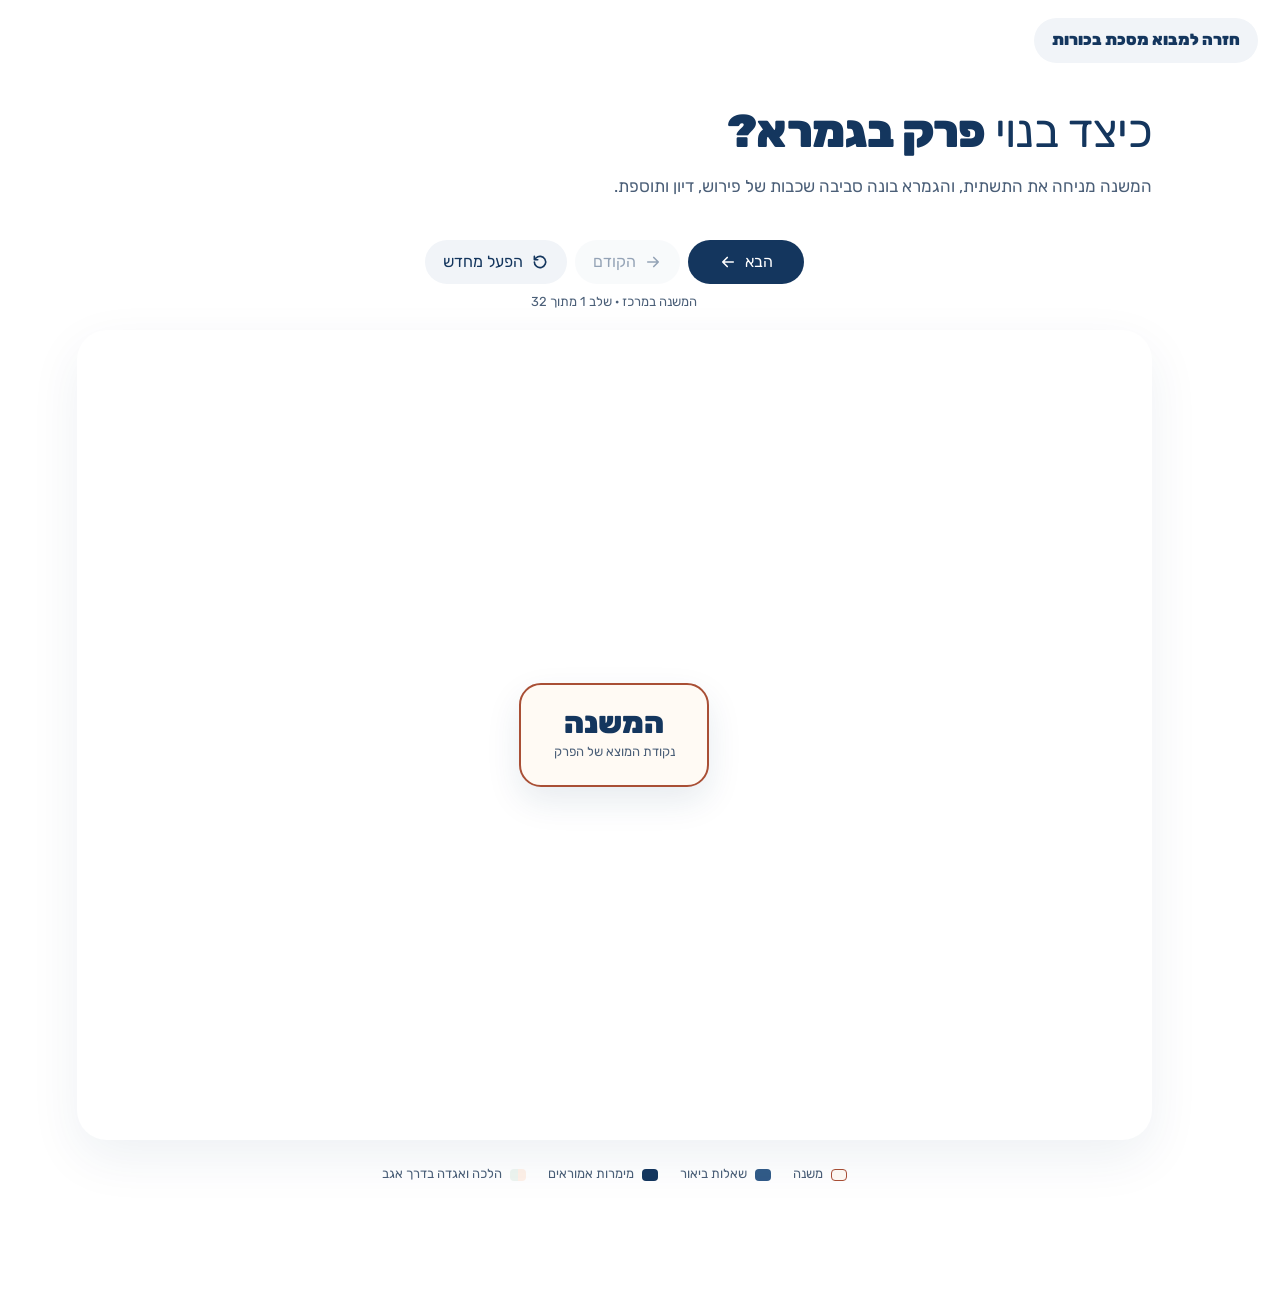
<file: chapter-anatomy-guide/index.html>
<!doctype html>
<html lang="he" dir="rtl">
<head>
  <meta charset="utf-8">
  <meta name="viewport" content="width=device-width, initial-scale=1">
  <meta name="theme-color" content="#ffffff">
  <meta name="description" content="מדריך חזותי להבנת הדרך שבה משנה, דיון והרחבות מצטרפים לפרק בתלמוד">
  <title>איך פרק בגמרא נבנה? · הנותן בים דרך</title>
  <link rel="stylesheet" href="styles.css">
</head>
<body class="anatomy-only">
  <a class="skip-link" href="#main">דלג לתוכן</a>
  <a class="guide-back" href="../index.html#related-topic">חזרה למבוא מסכת בכורות</a>

  <nav class="side-nav" aria-label="ניווט במסע">
    <a href="#opening" data-section="opening"><span>01</span><b>פתיחה</b></a>
    <a href="#torah-sources" data-section="torah-sources"><span>02</span><b>פסוקי התורה</b></a>
    <a href="#journey" data-section="journey"><span>03</span><b>נושאי המסכת</b></a>
    <a href="#chapters" data-section="chapters"><span>04</span><b>מן הנושאים לפרקים</b></a>
    <a href="#chapter-anatomy" data-section="chapter-anatomy"><span>05</span><b>מבנה פרק</b></a>
    <a href="#cross-themes" data-section="cross-themes"><span>06</span><b>נושאי רוחב</b></a>
    <a href="#aggadah" data-section="aggadah"><span>07</span><b>אגדה</b></a>
    <a href="#summary" data-section="summary"><span>08</span><b>סיכום</b></a>
  </nav>

  <main id="main">
    <section id="opening" class="hero-screen" data-screen>
      <div class="hero-list">
        <header class="topbar">
          <a class="brand" href="#opening" aria-label="הנותן בים דרך · חזרה לפתיחה">
            <svg class="brand-mark" viewBox="0 0 46 46" aria-hidden="true" focusable="false">
              <circle cx="23" cy="23" r="23" fill="#14365e"></circle>
              <path d="M16.5 38c1.8-7.6 4.3-15.6 6.5-24 2.2 8.4 4.7 16.4 6.5 24z" fill="#fff"></path>
              <circle cx="23" cy="11" r="3.2" fill="var(--site-accent-light)"></circle>
            </svg>
            <span class="brand-copy"><span class="brand-name">הנותן בים דרך</span><span class="brand-sub">מסע במסכת חולין</span></span>
          </a>
          <p class="chapter-counter"><b>י״ב</b> פרקים · מסע אחד</p>
        </header>

        <div class="hero-copy">
          <h1>מה צריך לברר <strong>לפני שאוכלים?</strong></h1>
          <p class="lead">מסע חזותי להכרת מבנה מסכת חולין, פרקיה ונושאיה.</p>
          <button class="primary-action" id="heroQuestionsButton" type="button" aria-controls="heroQuestions" aria-expanded="false">פתחו את השאלות <svg viewBox="0 0 24 24" fill="none" stroke="currentColor" stroke-width="2.2" stroke-linecap="round" stroke-linejoin="round" aria-hidden="true" focusable="false"><path d="M19 12H5M11 6l-6 6 6 6"/></svg></button>
        </div>
      </div>

      <div class="hero-sea">
        <div class="sea-capsule">
          <img src="assets/chullin-cow-hero.png" alt="בהמת חולין מאוירת, מוקפת ביחידות מחשבה" width="1536" height="1024">
        </div>
        <ul id="heroQuestions" class="hero-questions" aria-live="polite" aria-label="השאלות שהמסכת עונה עליהן">
          <li class="question" aria-hidden="true"><span>מי רשאי לשחוט?</span></li>
          <li class="question" aria-hidden="true"><span>מה נחשבת שחיטה כשרה?</span></li>
          <li class="question" aria-hidden="true"><span>מתי בהמה נחשבת טרפה?</span></li>
          <li class="question" aria-hidden="true"><span>אילו מצוות מלוות את השחיטה?</span></li>
          <li class="question" aria-hidden="true"><span>מה כולל איסור בשר בחלב?</span></li>
          <li class="question" aria-hidden="true"><span>האם יש חלקים שאסורים באכילה?</span></li>
          <li class="question" aria-hidden="true"><span>האם יש חלקים שצריכים לתת לאחרים?</span></li>
        </ul>
        <p class="sea-line" id="heroCue">לחצו כדי לפתוח את יחידת השאלות</p>
      </div>
    </section>

    <section id="torah-sources" class="screen torah-sources-screen" data-screen aria-labelledby="torahSourcesTitle">
      <div class="section-heading reveal">
        <h2 id="torahSourcesTitle">פסוקי התורה <strong>שביסוד מסכת חולין</strong></h2>
        <p>המסכת מרחיבה דינים ומצוות שכבר נזכרו בתורה. לחצו על נושא כדי לקרוא את הפסוק המנוקד.</p>
      </div>

      <div class="torah-source-groups reveal" id="torahSourceGroups">
        <section class="torah-source-group" aria-labelledby="foodSourcesTitle">
          <h3 id="foodSourcesTitle">כשרות ואיסורי מאכל</h3>
          <div class="torah-source-list">
            <details class="torah-verse-card">
              <summary><span>סימני בעלי חיים טהורים</span><small>ויקרא י״א, א–ל</small></summary>
              <div class="verse-content"><ol><li>וַיְדַבֵּ֧ר יְהֹוָ֛ה אֶל־מֹשֶׁ֥ה וְאֶֽל־אַהֲרֹ֖ן לֵאמֹ֥ר אֲלֵהֶֽם׃</li><li>דַּבְּר֛וּ אֶל־בְּנֵ֥י יִשְׂרָאֵ֖ל לֵאמֹ֑ר זֹ֤את הַֽחַיָּה֙ אֲשֶׁ֣ר תֹּאכְל֔וּ מִכׇּל־הַבְּהֵמָ֖ה אֲשֶׁ֥ר עַל־הָאָֽרֶץ׃</li><li>כֹּ֣ל מַפְרֶ֣סֶת פַּרְסָ֗ה וְשֹׁסַ֤עַת שֶׁ֙סַע֙ פְּרָסֹ֔ת מַעֲלַ֥ת גֵּרָ֖ה בַּבְּהֵמָ֑ה אֹתָ֖הּ תֹּאכֵֽלוּ׃</li><li>אַ֤ךְ אֶת־זֶה֙ לֹ֣א תֹֽאכְל֔וּ מִֽמַּעֲלֵי֙ הַגֵּרָ֔ה וּמִמַּפְרִסֵ֖י הַפַּרְסָ֑ה אֶֽת־הַ֠גָּמָ֠ל כִּֽי־מַעֲלֵ֨ה גֵרָ֜ה ה֗וּא וּפַרְסָה֙ אֵינֶ֣נּוּ מַפְרִ֔יס טָמֵ֥א ה֖וּא לָכֶֽם׃</li><li>וְאֶת־הַשָּׁפָ֗ן כִּֽי־מַעֲלֵ֤ה גֵרָה֙ ה֔וּא וּפַרְסָ֖ה לֹ֣א יַפְרִ֑יס טָמֵ֥א ה֖וּא לָכֶֽם׃</li><li>וְאֶת־הָאַרְנֶ֗בֶת כִּֽי־מַעֲלַ֤ת גֵּרָה֙ הִ֔וא וּפַרְסָ֖ה לֹ֣א הִפְרִ֑יסָה טְמֵאָ֥ה הִ֖וא לָכֶֽם׃</li><li>וְאֶת־הַ֠חֲזִ֠יר כִּֽי־מַפְרִ֨יס פַּרְסָ֜ה ה֗וּא וְשֹׁסַ֥ע שֶׁ֙סַע֙ פַּרְסָ֔ה וְה֖וּא גֵּרָ֣ה לֹֽא־יִגָּ֑ר טָמֵ֥א ה֖וּא לָכֶֽם׃</li><li>מִבְּשָׂרָם֙ לֹ֣א תֹאכֵ֔לוּ וּבְנִבְלָתָ֖ם לֹ֣א תִגָּ֑עוּ טְמֵאִ֥ים הֵ֖ם לָכֶֽם׃</li><li>אֶת־זֶה֙ תֹּֽאכְל֔וּ מִכֹּ֖ל אֲשֶׁ֣ר בַּמָּ֑יִם כֹּ֣ל אֲשֶׁר־לוֹ֩ סְנַפִּ֨יר וְקַשְׂקֶ֜שֶׂת בַּמַּ֗יִם בַּיַּמִּ֛ים וּבַנְּחָלִ֖ים אֹתָ֥ם תֹּאכֵֽלוּ׃</li><li>וְכֹל֩ אֲשֶׁ֨ר אֵֽין־ל֜וֹ סְנַפִּ֣יר וְקַשְׂקֶ֗שֶׂת בַּיַּמִּים֙ וּבַנְּחָלִ֔ים מִכֹּל֙ שֶׁ֣רֶץ הַמַּ֔יִם וּמִכֹּ֛ל נֶ֥פֶשׁ הַחַיָּ֖ה אֲשֶׁ֣ר בַּמָּ֑יִם שֶׁ֥קֶץ הֵ֖ם לָכֶֽם׃</li><li>וְשֶׁ֖קֶץ יִהְי֣וּ לָכֶ֑ם מִבְּשָׂרָם֙ לֹ֣א תֹאכֵ֔לוּ וְאֶת־נִבְלָתָ֖ם תְּשַׁקֵּֽצוּ׃</li><li>כֹּ֣ל אֲשֶׁ֥ר אֵֽין־ל֛וֹ סְנַפִּ֥יר וְקַשְׂקֶ֖שֶׂת בַּמָּ֑יִם שֶׁ֥קֶץ ה֖וּא לָכֶֽם׃</li><li>וְאֶת־אֵ֙לֶּה֙ תְּשַׁקְּצ֣וּ מִן־הָע֔וֹף לֹ֥א יֵאָכְל֖וּ שֶׁ֣קֶץ הֵ֑ם אֶת־הַנֶּ֙שֶׁר֙ וְאֶת־הַפֶּ֔רֶס וְאֵ֖ת הָעׇזְנִיָּֽה׃</li><li>וְאֶ֨ת־הַדָּאָ֔ה וְאֶת־הָאַיָּ֖ה לְמִינָֽהּ׃</li><li>אֵ֥ת כׇּל־עֹרֵ֖ב לְמִינֽוֹ׃</li><li>וְאֵת֙ בַּ֣ת הַֽיַּעֲנָ֔ה וְאֶת־הַתַּחְמָ֖ס וְאֶת־הַשָּׁ֑חַף וְאֶת־הַנֵּ֖ץ לְמִינֵֽהוּ׃</li><li>וְאֶת־הַכּ֥וֹס וְאֶת־הַשָּׁלָ֖ךְ וְאֶת־הַיַּנְשֽׁוּף׃</li><li>וְאֶת־הַתִּנְשֶׁ֥מֶת וְאֶת־הַקָּאָ֖ת וְאֶת־הָרָחָֽם׃</li><li>וְאֵת֙ הַחֲסִידָ֔ה הָאֲנָפָ֖ה לְמִינָ֑הּ וְאֶת־הַדּוּכִיפַ֖ת וְאֶת־הָעֲטַלֵּֽף׃</li><li>כֹּ֚ל שֶׁ֣רֶץ הָע֔וֹף הַהֹלֵ֖ךְ עַל־אַרְבַּ֑ע שֶׁ֥קֶץ ה֖וּא לָכֶֽם׃</li><li>אַ֤ךְ אֶת־זֶה֙ תֹּֽאכְל֔וּ מִכֹּל֙ שֶׁ֣רֶץ הָע֔וֹף הַהֹלֵ֖ךְ עַל־אַרְבַּ֑ע אֲשֶׁר־[ל֤וֹ] (לא) כְרָעַ֙יִם֙ מִמַּ֣עַל לְרַגְלָ֔יו לְנַתֵּ֥ר בָּהֵ֖ן עַל־הָאָֽרֶץ׃</li><li>אֶת־אֵ֤לֶּה מֵהֶם֙ תֹּאכֵ֔לוּ אֶת־הָֽאַרְבֶּ֣ה לְמִינ֔וֹ וְאֶת־הַסׇּלְעָ֖ם לְמִינֵ֑הוּ וְאֶת־הַחַרְגֹּ֣ל לְמִינֵ֔הוּ וְאֶת־הֶחָגָ֖ב לְמִינֵֽהוּ׃</li><li>וְכֹל֙ שֶׁ֣רֶץ הָע֔וֹף אֲשֶׁר־ל֖וֹ אַרְבַּ֣ע רַגְלָ֑יִם שֶׁ֥קֶץ ה֖וּא לָכֶֽם׃</li><li>וּלְאֵ֖לֶּה תִּטַּמָּ֑אוּ כׇּל־הַנֹּגֵ֥עַ בְּנִבְלָתָ֖ם יִטְמָ֥א עַד־הָעָֽרֶב׃</li><li>וְכׇל־הַנֹּשֵׂ֖א מִנִּבְלָתָ֑ם יְכַבֵּ֥ס בְּגָדָ֖יו וְטָמֵ֥א עַד־הָעָֽרֶב׃</li><li>לְֽכׇל־הַבְּהֵמָ֡ה אֲשֶׁ֣ר הִוא֩ מַפְרֶ֨סֶת פַּרְסָ֜ה וְשֶׁ֣סַע אֵינֶ֣נָּה שֹׁסַ֗עַת וְגֵרָה֙ אֵינֶ֣נָּה מַעֲלָ֔ה טְמֵאִ֥ים הֵ֖ם לָכֶ֑ם כׇּל־הַנֹּגֵ֥עַ בָּהֶ֖ם יִטְמָֽא׃</li><li>וְכֹ֣ל הוֹלֵ֣ךְ עַל־כַּפָּ֗יו בְּכׇל־הַֽחַיָּה֙ הַהֹלֶ֣כֶת עַל־אַרְבַּ֔ע טְמֵאִ֥ים הֵ֖ם לָכֶ֑ם כׇּל־הַנֹּגֵ֥עַ בְּנִבְלָתָ֖ם יִטְמָ֥א עַד־הָעָֽרֶב׃</li><li>וְהַנֹּשֵׂא֙ אֶת־נִבְלָתָ֔ם יְכַבֵּ֥ס בְּגָדָ֖יו וְטָמֵ֣א עַד־הָעָ֑רֶב טְמֵאִ֥ים הֵ֖מָּה לָכֶם׃</li><li>וְזֶ֤ה לָכֶם֙ הַטָּמֵ֔א בַּשֶּׁ֖רֶץ הַשֹּׁרֵ֣ץ עַל־הָאָ֑רֶץ הַחֹ֥לֶד וְהָעַכְבָּ֖ר וְהַצָּ֥ב לְמִינֵֽהוּ׃</li><li>וְהָאֲנָקָ֥ה וְהַכֹּ֖חַ וְהַלְּטָאָ֑ה וְהַחֹ֖מֶט וְהַתִּנְשָֽׁמֶת׃</li></ol><a href="https://www.sefaria.org/Leviticus.11.1-30?lang=he" target="_blank" rel="noreferrer">למקור המלא בספריא</a></div>
            </details>
            <details class="torah-verse-card"><summary><span>איסור טרפה</span><small>שמות כ״ב, ל</small></summary><div class="verse-content"><p>וְאַנְשֵׁי־קֹ֖דֶשׁ תִּהְי֣וּן לִ֑י וּבָשָׂ֨ר בַּשָּׂדֶ֤ה טְרֵפָה֙ לֹ֣א תֹאכֵ֔לוּ לַכֶּ֖לֶב תַּשְׁלִכ֥וּן אֹתֽוֹ׃</p><a href="https://www.sefaria.org/Exodus.22.30?lang=he" target="_blank" rel="noreferrer">למקור המלא בספריא</a></div></details>
            <details class="torah-verse-card"><summary><span>איסור גיד הנשה</span><small>בראשית ל״ב, ל״ג</small></summary><div class="verse-content"><p>עַל־כֵּ֡ן לֹֽא־יֹאכְל֨וּ בְנֵֽי־יִשְׂרָאֵ֜ל אֶת־גִּ֣יד הַנָּשֶׁ֗ה אֲשֶׁר֙ עַל־כַּ֣ף הַיָּרֵ֔ךְ עַ֖ד הַיּ֣וֹם הַזֶּ֑ה כִּ֤י נָגַע֙ בְּכַף־יֶ֣רֶךְ יַעֲקֹ֔ב בְּגִ֖יד הַנָּשֶֽׁה׃</p><a href="https://www.sefaria.org/Genesis.32.33?lang=he" target="_blank" rel="noreferrer">למקור המלא בספריא</a></div></details>
            <details class="torah-verse-card"><summary><span>איסור בשר בְּחָלָב</span><small>שמות כ״ג, י״ט</small></summary><div class="verse-content"><p>רֵאשִׁ֗ית בִּכּוּרֵי֙ אַדְמָ֣תְךָ֔ תָּבִ֕יא בֵּ֖ית יְהֹוָ֣ה אֱלֹהֶ֑יךָ לֹֽא־תְבַשֵּׁ֥ל גְּדִ֖י בַּחֲלֵ֥ב אִמּֽוֹ׃</p><a href="https://www.sefaria.org/Exodus.23.19?lang=he" target="_blank" rel="noreferrer">למקור המלא בספריא</a></div></details>
            <details class="torah-verse-card"><summary><span>איסור אכילת דם</span><small>ויקרא ג׳, י״ז</small></summary><div class="verse-content"><p>חֻקַּ֤ת עוֹלָם֙ לְדֹרֹ֣תֵיכֶ֔ם בְּכֹ֖ל מוֹשְׁבֹֽתֵיכֶ֑ם כׇּל־חֵ֥לֶב וְכׇל־דָּ֖ם לֹ֥א תֹאכֵֽלוּ׃</p><a href="https://www.sefaria.org/Leviticus.3.17?lang=he" target="_blank" rel="noreferrer">למקור המלא בספריא</a></div></details>
            <details class="torah-verse-card"><summary><span>איסור אכילת חֵלֶב</span><small>ויקרא ז׳, כ״ג</small></summary><div class="verse-content"><p>דַּבֵּ֛ר אֶל־בְּנֵ֥י יִשְׂרָאֵ֖ל לֵאמֹ֑ר כׇּל־חֵ֜לֶב שׁ֥וֹר וְכֶ֛שֶׂב וָעֵ֖ז לֹ֥א תֹאכֵֽלוּ׃</p><a href="https://www.sefaria.org/Leviticus.7.23?lang=he" target="_blank" rel="noreferrer">למקור המלא בספריא</a></div></details>
            <details class="torah-verse-card"><summary><span>איסור אבר מן החי</span><small>דברים י״ב, כ״ג</small></summary><div class="verse-content"><p>רַ֣ק חֲזַ֗ק לְבִלְתִּי֙ אֲכֹ֣ל הַדָּ֔ם כִּ֥י הַדָּ֖ם ה֣וּא הַנָּ֑פֶשׁ וְלֹא־תֹאכַ֥ל הַנֶּ֖פֶשׁ עִם־הַבָּשָֽׂר׃</p><a href="https://www.sefaria.org/Deuteronomy.12.23?lang=he" target="_blank" rel="noreferrer">למקור המלא בספריא</a></div></details>
          </div>
        </section>

        <section class="torah-source-group" aria-labelledby="mitzvotSourcesTitle">
          <h3 id="mitzvotSourcesTitle">מצוות הקשורות לבעלי חיים</h3>
          <div class="torah-source-list">
            <details class="torah-verse-card"><summary><span>איסור אותו ואת בנו</span><small>ויקרא כ״ב, כ״ח</small></summary><div class="verse-content"><p>וְשׁ֖וֹר אוֹ־שֶׂ֑ה אֹת֣וֹ וְאֶת־בְּנ֔וֹ לֹ֥א תִשְׁחֲט֖וּ בְּי֥וֹם אֶחָֽד׃</p><a href="https://www.sefaria.org/Leviticus.22.28?lang=he" target="_blank" rel="noreferrer">למקור המלא בספריא</a></div></details>
            <details class="torah-verse-card"><summary><span>מצוות כיסוי הדם</span><small>ויקרא י״ז, י״ג</small></summary><div class="verse-content"><p>וְאִ֨ישׁ אִ֜ישׁ מִבְּנֵ֣י יִשְׂרָאֵ֗ל וּמִן־הַגֵּר֙ הַגָּ֣ר בְּתוֹכָ֔ם אֲשֶׁ֨ר יָצ֜וּד צֵ֥יד חַיָּ֛ה אוֹ־ע֖וֹף אֲשֶׁ֣ר יֵאָכֵ֑ל וְשָׁפַךְ֙ אֶת־דָּמ֔וֹ וְכִסָּ֖הוּ בֶּעָפָֽר׃</p><a href="https://www.sefaria.org/Leviticus.17.13?lang=he" target="_blank" rel="noreferrer">למקור המלא בספריא</a></div></details>
            <details class="torah-verse-card"><summary><span>מתנות כהונה: זרוע, לחיים וקבה</span><small>דברים י״ח, ג׳</small></summary><div class="verse-content"><p>וְזֶ֡ה יִהְיֶה֩ מִשְׁפַּ֨ט הַכֹּהֲנִ֜ים מֵאֵ֣ת הָעָ֗ם מֵאֵ֛ת זֹבְחֵ֥י הַזֶּ֖בַח אִם־שׁ֣וֹר אִם־שֶׂ֑ה וְנָתַן֙ לַכֹּהֵ֔ן הַזְּרֹ֥עַ וְהַלְּחָיַ֖יִם וְהַקֵּבָֽה׃</p><a href="https://www.sefaria.org/Deuteronomy.18.3?lang=he" target="_blank" rel="noreferrer">למקור המלא בספריא</a></div></details>
            <details class="torah-verse-card"><summary><span>מצוות ראשית הגז</span><small>דברים י״ח, ד׳</small></summary><div class="verse-content"><p>רֵאשִׁ֨ית דְּגָֽנְךָ֜ תִּירֹשְׁךָ֣ וְיִצְהָרֶ֗ךָ וְרֵאשִׁ֛ית גֵּ֥ז צֹאנְךָ֖ תִּתֶּן־לֽוֹ׃</p><a href="https://www.sefaria.org/Deuteronomy.18.4?lang=he" target="_blank" rel="noreferrer">למקור המלא בספריא</a></div></details>
            <details class="torah-verse-card"><summary><span>מצוות שילוח הקן</span><small>דברים כ״ב, ו׳–ז׳</small></summary><div class="verse-content"><p>כִּ֣י יִקָּרֵ֣א קַן־צִפּ֣וֹר לְפָנֶ֡יךָ בַּדֶּ֜רֶךְ בְּכׇל־עֵ֣ץ אוֹ עַל־הָאָ֗רֶץ אֶפְרֹחִים֙ אוֹ בֵיצִ֔ים וְהָאֵ֤ם רֹבֶ֙צֶת֙ עַל־הָֽאֶפְרֹחִ֔ים אוֹ עַל־הַבֵּיצִ֑ים לֹא־תִקַּ֥ח הָאֵ֖ם עַל־הַבָּנִֽים׃</p><p>שַׁלֵּ֤חַ תְּשַׁלַּח֙ אֶת־הָאֵ֔ם וְאֶת־הַבָּנִ֖ים תִּֽקַּֽח־לָ֑ךְ לְמַ֙עַן֙ יִ֣יטַב לָ֔ךְ וְהַאֲרַכְתָּ֖ יָמִֽים׃</p><a href="https://www.sefaria.org/Deuteronomy.22.6-7?lang=he" target="_blank" rel="noreferrer">למקור המלא בספריא</a></div></details>
          </div>
        </section>

        <section class="torah-source-group" aria-labelledby="puritySourcesTitle">
          <h3 id="puritySourcesTitle">טומאה וטהרה</h3>
          <div class="torah-source-list">
            <details class="torah-verse-card"><summary><span>טומאת אוכלים</span><small>ויקרא י״א, ל״ד</small></summary><div class="verse-content"><p>מִכׇּל־הָאֹ֜כֶל אֲשֶׁ֣ר יֵאָכֵ֗ל אֲשֶׁ֨ר יָב֥וֹא עָלָ֛יו מַ֖יִם יִטְמָ֑א וְכׇל־מַשְׁקֶה֙ אֲשֶׁ֣ר יִשָּׁתֶ֔ה בְּכׇל־כְּלִ֖י יִטְמָֽא׃</p><a href="https://www.sefaria.org/Leviticus.11.34?lang=he" target="_blank" rel="noreferrer">למקור המלא בספריא</a></div></details>
          </div>
        </section>
      </div>
      <p class="torah-source-credit">נוסח הפסוקים המנוקד: <a href="https://www.sefaria.org" target="_blank" rel="noreferrer">ספריא</a>, מקרא על פי המסורה.</p>
    </section>

    <section id="journey" class="screen journey-screen" data-screen aria-labelledby="journeyTitle">
      <div class="section-heading reveal">
        <h2 id="journeyTitle">מן הבהמה <strong>אל האכילה</strong></h2>
        <p>השאלות שנפתחו מובילות תחילה אל הכשרת הבהמה, ומשם אל מה שנשאר אסור או שנדרש לתת ממנה.</p>
      </div>

      <div class="journey-layout reveal">
        <ol class="journey-main" aria-label="היחידה המרכזית במסכת">
          <li class="journey-stage theme-preparation">
            <span class="stage-number" aria-hidden="true">1</span>
            <div>
              <h3>הכנת הבהמה לאכילה</h3>
              <p>מי רשאי לשחוט, מהי שחיטה כשרה, ומתי הבהמה אינה ראויה לאכילה.</p>
            </div>
          </li>
          <li class="journey-connector"><span>אחרי השחיטה</span></li>
          <li class="journey-stage theme-prohibitions">
            <span class="stage-number" aria-hidden="true">2</span>
            <div>
              <h3>איסורים בבשר שנשחט</h3>
              <p>גם בשר שנשחט כראוי עשוי לכלול חלקים אסורים או לעורר את שאלת בשר בחלב.</p>
            </div>
          </li>
          <li class="journey-connector"><span>מן האכילה אל האחריות</span></li>
          <li class="journey-stage is-goal theme-gifts">
            <span class="stage-number" aria-hidden="true">3</span>
            <div>
              <h3>חלקים הניתנים לכהנים</h3>
              <p>מן הבהמה ומן הצמר ניתנות מתנות, והאכילה מקבלת גם ממד של נתינה.</p>
            </div>
          </li>
        </ol>

        <aside class="journey-asides" aria-labelledby="journeyAsidesTitle">
          <h3 id="journeyAsidesTitle" class="asides-title">הרחבות במסכת</h3>
          <article class="journey-aside theme-purity">
            <h4>טומאה וטהרה</h4>
            <p>מעמד הבהמה, הוולד והבשר בשאלות של טומאה וטהרה.</p>
          </article>
          <article class="journey-aside theme-additional">
            <h4>מצוות נוספות בבעלי חיים</h4>
            <p>שילוח הקן</p>
          </article>
        </aside>
      </div>

      <p class="insight reveal"><b>השלב הבא</b> נראה כיצד הנושאים האלה נפרשים לאורך שנים־עשר פרקי המסכת.</p>
    </section>

    <section id="chapters" class="screen chapters-screen" data-screen aria-labelledby="chaptersTitle">
      <div class="section-heading reveal">
        <p class="eyebrow">אותו רצף, עכשיו בתוך המסכת</p>
        <h2 id="chaptersTitle">מן הנושאים <strong>אל הפרקים</strong></h2>
        <p>שלושת הנושאים הראשיים מתפתחים לקבוצות של פרקים. ביניהם חוזרת שאלת הטומאה והטהרה, והמסכת נחתמת במצווה נוספת בבעלי חיים.</p>
      </div>

      <div class="chapter-development reveal" id="chapterDevelopment" aria-label="מפת התפתחות נושאי המסכת לשנים עשר פרקים">
        <div class="chapter-map-flow">
          <section class="chapter-map-group theme-preparation" style="--map-order: 0">
            <header><span>נושא ראשון</span><h3>הכנת הבהמה לאכילה</h3><small>פרקים א–ג</small></header>
            <div class="chapter-map-items">
              <button type="button" data-map-chapter="slaughter-1"><b>א</b><span>הכל שוחטין</span></button>
              <button type="button" data-map-chapter="slaughter-2"><b>ב</b><span>השוחט</span></button>
              <button type="button" data-map-chapter="treifot"><b>ג</b><span>אלו טרפות</span></button>
            </div>
          </section>

          <section class="chapter-map-group map-interlude theme-purity" style="--map-order: 1">
            <header><span>ציר חוזר</span><h3>טומאה וטהרה</h3><small>פרק ד</small></header>
            <div class="chapter-map-items">
              <button type="button" data-map-chapter="fetus"><b>ד</b><span>בהמה המקשה</span></button>
            </div>
          </section>

          <section class="chapter-map-group theme-prohibitions" style="--map-order: 2">
            <header><span>נושא שני</span><h3>איסורים בבשר שנשחט</h3><small>פרקים ה–ח</small></header>
            <div class="chapter-map-items">
              <button type="button" data-map-chapter="mother-child"><b>ה</b><span>אותו ואת בנו</span></button>
              <button type="button" data-map-chapter="blood"><b>ו</b><span>כיסוי הדם</span></button>
              <button type="button" data-map-chapter="sinew"><b>ז</b><span>גיד הנשה</span></button>
              <button type="button" data-map-chapter="meat-milk"><b>ח</b><span>כל הבשר</span></button>
            </div>
          </section>

          <section class="chapter-map-group map-interlude theme-purity" style="--map-order: 3">
            <header><span>הציר חוזר</span><h3>טומאה וטהרה</h3><small>פרק ט</small></header>
            <div class="chapter-map-items">
              <button type="button" data-map-chapter="skin"><b>ט</b><span>העור והרוטב</span></button>
            </div>
          </section>

          <section class="chapter-map-group theme-gifts" style="--map-order: 4">
            <header><span>נושא שלישי</span><h3>חלקים הניתנים לכהנים</h3><small>פרקים י–י״א</small></header>
            <div class="chapter-map-items">
              <button type="button" data-map-chapter="gifts"><b>י</b><span>הזרוע, הלחיים והקיבה</span></button>
              <button type="button" data-map-chapter="wool"><b>י״א</b><span>ראשית הגז</span></button>
            </div>
          </section>

          <section class="chapter-map-group map-finale theme-additional" style="--map-order: 5">
            <header><span>חתימת המסכת</span><h3>מצווה נוספת בבעלי חיים</h3><small>פרק י״ב</small></header>
            <div class="chapter-map-items">
              <button type="button" data-map-chapter="nest"><b>י״ב</b><span>שילוח הקן</span></button>
            </div>
          </section>
        </div>
        <p class="chapter-map-hint">לחצו על פרק במפה כדי לפתוח את משניותיו ואת הנושאים שהגמרא מרחיבה.</p>
      </div>

      <div class="chapters-split reveal">
        <div id="chapterGrid" class="chapter-list" aria-label="פרקי מסכת חולין"></div>
        <section id="chapterDetail" class="chapter-detail" aria-live="polite" tabindex="-1"></section>
      </div>
    </section>

    <section id="chapter-anatomy" class="screen anatomy-screen" data-screen aria-labelledby="anatomyTitle">
      <div class="section-heading reveal">
        <h2 id="anatomyTitle">כיצד בנוי <strong>פרק בגמרא?</strong></h2>
        <p>המשנה מניחה את התשתית, והגמרא בונה סביבה שכבות של פירוש, דיון ותוספת.</p>
      </div>

      <div class="chapter-growth">
        <div class="chapter-growth-actions">
          <button class="chapter-growth-next" id="nextChapterGrowth" type="button" aria-controls="chapterGrowthStage">הבא <svg viewBox="0 0 24 24" fill="none" stroke="currentColor" stroke-width="2.2" stroke-linecap="round" stroke-linejoin="round" aria-hidden="true" focusable="false"><path d="M19 12H5M11 6l-6 6 6 6"/></svg></button>
          <button class="chapter-growth-previous" id="previousChapterGrowth" type="button" aria-controls="chapterGrowthStage"><svg viewBox="0 0 24 24" fill="none" stroke="currentColor" stroke-width="2.2" stroke-linecap="round" stroke-linejoin="round" aria-hidden="true" focusable="false"><path d="M5 12h14M13 6l6 6-6 6"/></svg> הקודם</button>
          <button class="chapter-growth-replay" id="restartChapterGrowth" type="button" aria-controls="chapterGrowthStage"><svg viewBox="0 0 24 24" fill="none" stroke="currentColor" stroke-width="2.2" stroke-linecap="round" stroke-linejoin="round" aria-hidden="true" focusable="false"><path d="M4.5 12a7.5 7.5 0 1 0 2.2-5.3L4.5 9M4.5 4.5V9H9"/></svg> הפעל מחדש</button>
          <span class="chapter-growth-status" id="chapterGrowthStatus" role="status" aria-live="polite">המשנה במרכז</span>
        </div>

        <div class="chapter-growth-stage" id="chapterGrowthStage" aria-label="תרשים מונפש של התפתחות פרק בגמרא מן המשנה אל בירוריה, מימרות האמוראים והנושאים הבאים בדרך אגב">
          <div class="growth-ring growth-ring-inner" data-growth-step="1"><span>בירור המשנה</span></div>
          <div class="growth-ring growth-ring-outer" data-growth-step="7"><span>הרחבת האמוראים</span></div>

          <div class="growth-core is-visible" data-growth-step="0"><strong>המשנה</strong><span>נקודת המוצא של הפרק</span></div>

          <div class="growth-node growth-question" data-growth-step="1" style="--x: 0px; --y: -205px">מי התנא?</div>
          <div class="growth-node growth-question" data-growth-step="2" style="--x: 184px; --y: -112px">מה מקור הדין?</div>
          <div class="growth-node growth-question" data-growth-step="3" style="--x: 184px; --y: 112px">מה טעם הדין?</div>
          <div class="growth-node growth-question" data-growth-step="4" style="--x: 0px; --y: 205px">מהם גבולות הדין?</div>
          <div class="growth-node growth-question" data-growth-step="5" style="--x: -184px; --y: 112px">מדוע המשנה התנסחה כך?</div>
          <div class="growth-node growth-question" data-growth-step="6" style="--x: -184px; --y: -112px">האם ניתן היה לקצר?</div>

          <div class="growth-node growth-amora" data-growth-step="7" style="--x: 0px; --y: -322px"><span><strong>הלכות שלא הוזכרו בביאור המשנה</strong><small>מעגל רחב יותר</small></span></div>
          <div class="growth-node growth-amora" data-growth-step="8" style="--x: 360px; --y: 100px"><span><strong>מחלוקות שלא הוזכרו בביאור המשנה</strong><small>הרחבה נוספת</small></span></div>
          <div class="growth-node growth-amora" data-growth-step="9" style="--x: -360px; --y: 100px"><span><strong>שאלות שלא נזכרו בביאור המשנה</strong><small>מעבר למשנה</small></span></div>

          <article class="growth-branch growth-branch-halakha" data-growth-step="10">
            <strong>מימרה הלכתית בדרך אגב</strong>
            <small>לפי קרבת הנושא</small>
            <p>דין נוסף שנכנס לפרק מפני שהוא משלים או מרחיב את הנושא הנדון.</p>
          </article>
          <article class="growth-branch growth-branch-aggadah" data-growth-step="11">
            <strong>סוגיית אגדה</strong>
            <small>לפי שם החכם או קרבת הנושא</small>
            <p>סיפור, דרשה או רעיון שנקשרים לחכם שנזכר או לעולם התוכן של הדיון.</p>
          </article>
        </div>

        <div class="chapter-sequence-stage" id="chapterSequenceStage" aria-label="שש יחידות משנה המצטרפות יחד לפרק אחד בגמרא">
          <div class="chapter-sequence-frame" data-growth-step="18"><span>פרק בגמרא</span></div>
          <div class="chapter-sequence-grid">
            <article class="mini-mishnah-unit" data-growth-step="12" data-discussions="1,2,10" style="--orbit-size: 212px"><div class="mini-mishnah-orbit"><strong>משנה א</strong></div><p>מוקד הדיון הראשון</p><small>בירור 1 · הרחבה 2 · הסתעפות 10</small></article>
            <article class="mini-mishnah-unit" data-growth-step="13" data-discussions="6,3,1" style="--orbit-size: 190px"><div class="mini-mishnah-orbit"><strong>משנה ב</strong></div><p>מוקד הדיון השני</p><small>בירור 6 · הרחבה 3 · הסתעפות 1</small></article>
            <article class="mini-mishnah-unit" data-growth-step="14" data-discussions="2,1,2" style="--orbit-size: 164px"><div class="mini-mishnah-orbit"><strong>משנה ג</strong></div><p>מוקד הדיון השלישי</p><small>בירור 2 · הרחבה 1 · הסתעפות 2</small></article>
            <article class="mini-mishnah-unit" data-growth-step="15" data-discussions="4,6,3" style="--orbit-size: 212px"><div class="mini-mishnah-orbit"><strong>משנה ד</strong></div><p>מוקד הדיון הרביעי</p><small>בירור 4 · הרחבה 6 · הסתעפות 3</small></article>
            <article class="mini-mishnah-unit" data-growth-step="16" data-discussions="1,1,1" style="--orbit-size: 150px"><div class="mini-mishnah-orbit"><strong>משנה ה</strong></div><p>מוקד הדיון החמישי</p><small>בירור 1 · הרחבה 1 · הסתעפות 1</small></article>
            <article class="mini-mishnah-unit" data-growth-step="17" data-discussions="2,3,7" style="--orbit-size: 206px"><div class="mini-mishnah-orbit"><strong>משנה ו</strong></div><p>מוקד הדיון השישי</p><small>בירור 2 · הרחבה 3 · הסתעפות 7</small></article>
          </div>
          <div class="chapter-sequence-legend" aria-label="מקרא המעגלים"><span class="sequence-key-direct">בירור המשנה</span><span class="sequence-key-expansion">הרחבות</span><span class="sequence-key-branch">הסתעפויות</span></div>
          <p class="chapter-sequence-summary">כל משנה פותחת מוקד דיון, אך היקף הבירור, ההרחבות וההסתעפויות משתנה ממוקד למוקד. מכל המוקדים יחד נבנה הפרק בגמרא. <span>הכמויות באיור להמחשה בלבד.</span></p>
        </div>

        <section class="chapter-example-stage" id="chapterExampleStage" aria-labelledby="chapterExampleTitle">
          <header class="chapter-example-head">
            <h3 id="chapterExampleTitle">הדגמה להתפתחות סוגיה: <strong>פרק כל הבשר</strong></h3>
            <p>מתחילים ברצף המשניות, מתמקדים במקור אחד ועוקבים אחר המעבר מביאור ישיר לנושא מתרחב.</p>
          </header>

          <div class="example-mishnah-sequence" data-growth-step="19" aria-label="שלוש המשניות הראשונות בפרק כל הבשר">
            <article class="example-mishnah-unit is-source">
              <div class="example-mishnah-text">
                <small>משנה א׳</small>
                <p>כָּל הַבָּשָׂר אָסוּר לְבַשֵּׁל בְּחָלָב, חוּץ מִבְּשַׂר דָּגִים וַחֲגָבִים. וְאָסוּר לְהַעֲלוֹתוֹ עִם הַגְּבִינָה עַל הַשֻּׁלְחָן, חוּץ מִבְּשַׂר דָּגִים וַחֲגָבִים. הַנּוֹדֵר מִן הַבָּשָׂר, מֻתָּר בִּבְשַׂר דָּגִים וַחֲגָבִים. הָעוֹף עוֹלֶה עִם הַגְּבִינָה עַל הַשֻּׁלְחָן וְאֵינוֹ נֶאֱכָל, דִּבְרֵי בֵית שַׁמַּאי. וּבֵית הִלֵּל אוֹמְרִים, לֹא עוֹלֶה וְלֹא נֶאֱכָל. אָמַר רַבִּי יוֹסֵי, זוֹ מִקֻּלֵּי בֵית שַׁמַּאי וּמֵחֻמְרֵי בֵית הִלֵּל. בְּאֵיזֶה שֻׁלְחָן אָמְרוּ, בַּשֻּׁלְחָן שֶׁאוֹכֵל עָלָיו. אֲבָל בַּשֻּׁלְחָן שֶׁסּוֹדֵר עָלָיו אֶת הַתַּבְשִׁיל, נוֹתֵן זֶה בְצַד זֶה וְאֵינוֹ חוֹשֵׁשׁ:</p>
              </div>
              <div class="example-mishnah-card">
                <h4>מהו הבשר שנאסר?</h4>
                <p>ובחלקה השני: האם מותר להעלות עוף וגבינה יחד על השולחן?</p>
              </div>
            </article>
            <span class="sequence-arrow"><svg viewBox="0 0 24 24" fill="none" stroke="currentColor" stroke-width="2.2" stroke-linecap="round" stroke-linejoin="round" aria-hidden="true" focusable="false"><path d="M19 12H5M11 6l-6 6 6 6"/></svg></span>
            <article class="example-mishnah-unit">
              <div class="example-mishnah-text">
                <small>משנה ב׳</small>
                <p>צוֹרֵר אָדָם בָּשָׂר וּגְבִינָה בְּמִטְפַּחַת אַחַת, וּבִלְבַד שֶׁלֹּא יְהוּ נוֹגְעִין זֶה בָזֶה. רַבָּן שִׁמְעוֹן בֶּן גַּמְלִיאֵל אוֹמֵר, שְׁנֵי אַכְסְנָאִין אוֹכְלִין עַל שֻׁלְחָן אֶחָד, זֶה בָּשָׂר וָזֶה גְּבִינָה, וְאֵין חוֹשְׁשִׁין:</p>
              </div>
              <div class="example-mishnah-card">
                <h4>הנחת בשר וגבינה בסמיכות</h4>
                <p>מגע בין המאכלים ואכילת בשר וגבינה על שולחן אחד.</p>
              </div>
            </article>
            <span class="sequence-arrow"><svg viewBox="0 0 24 24" fill="none" stroke="currentColor" stroke-width="2.2" stroke-linecap="round" stroke-linejoin="round" aria-hidden="true" focusable="false"><path d="M19 12H5M11 6l-6 6 6 6"/></svg></span>
            <article class="example-mishnah-unit">
              <div class="example-mishnah-text">
                <small>משנה ג׳</small>
                <p>טִפַּת חָלָב שֶׁנָּפְלָה עַל הַחֲתִיכָה, אִם יֶשׁ בָּהּ בְּנוֹתֵן טַעַם בְּאוֹתָהּ חֲתִיכָה, אָסוּר. נִעֵר אֶת הַקְּדֵרָה, אִם יֶשׁ בָּהּ בְּנוֹתֵן טַעַם בְּאוֹתָהּ קְדֵרָה, אָסוּר. הַכְּחָל, קוֹרְעוֹ וּמוֹצִיא אֶת חֲלָבוֹ. לֹא קְרָעוֹ, אֵינוֹ עוֹבֵר עָלָיו. הַלֵּב, קוֹרְעוֹ וּמוֹצִיא אֶת דָּמוֹ. לֹא קְרָעוֹ, אֵינוֹ עוֹבֵר עָלָיו. הַמַּעֲלֶה אֶת הָעוֹף עִם הַגְּבִינָה עַל הַשֻּׁלְחָן, אֵינוֹ עוֹבֵר בְּלֹא תַעֲשֶׂה:</p>
              </div>
              <div class="example-mishnah-card">
                <h4>מה דין חלב שנשפך לבשר?</h4>
                <p>טיפת חלב שנפלה על חתיכת בשר והתפשטות הטעם בתבשיל.</p>
              </div>
            </article>
          </div>

          <div class="real-sugya-map" aria-label="מפת התפתחות הסוגיה מן החלק השני של משנה א">
            <article class="real-mishnah-core" data-growth-step="20">
              <h4>העלאת עוף על שולחן עם גבינה</h4>
              <small>זום אל משנה א׳ · החלק השני</small>
              <p>הָעוֹף עוֹלֶה עִם הַגְּבִינָה עַל הַשֻּׁלְחָן וְאֵינוֹ נֶאֱכָל, דִּבְרֵי בֵית שַׁמַּאי. וּבֵית הִלֵּל אוֹמְרִים, לֹא עוֹלֶה וְלֹא נֶאֱכָל. אָמַר רַבִּי יוֹסֵי, זוֹ מִקֻּלֵּי בֵית שַׁמַּאי וּמֵחֻמְרֵי בֵית הִלֵּל. בְּאֵיזֶה שֻׁלְחָן אָמְרוּ, בַּשֻּׁלְחָן שֶׁאוֹכֵל עָלָיו. אֲבָל בַּשֻּׁלְחָן שֶׁסּוֹדֵר עָלָיו אֶת הַתַּבְשִׁיל, נוֹתֵן זֶה בְצַד זֶה וְאֵינוֹ חוֹשֵׁשׁ:</p>
            </article>

            <article class="real-sugya-node direct-question" data-growth-step="21">
              <strong>מי התנא של המשנה?</strong>
              <small>שאלה ישירה על המשנה</small>
            </article>
            <article class="real-sugya-node complement-question complement-one" data-growth-step="22">
              <strong>המתנה לאחר אכילת בשר</strong>
              <small>שאלה משלימה</small>
            </article>
            <article class="real-sugya-node complement-question complement-three" data-growth-step="23">
              <strong>המתנה לאחר אכילת עוף</strong>
              <small>שאלה משלימה</small>
            </article>
            <article class="real-sugya-node complement-question complement-two" data-growth-step="24">
              <strong>כיצד מקנחים את הפה בין עוף לחלב?</strong>
              <small>שאלה משלימה</small>
            </article>
          </div>

          <div class="example-topic-bridge" data-growth-step="25">
            <span>משאלת קינוח הפה עוברים לנטילת ידיים בין בשר לחלב</span>
            <b class="bridge-arrow"><svg viewBox="0 0 24 24" fill="none" stroke="currentColor" stroke-width="2.2" stroke-linecap="round" stroke-linejoin="round" aria-hidden="true" focusable="false"><path d="M12 5v14M6 13l6 6 6-6"/></svg></b>
            <strong>מכאן מתרחבת הגמרא לדיני מים ראשונים ואחרונים</strong>
          </div>

          <section class="handwashing-example-cluster" aria-labelledby="handwashingClusterTitle">
            <div class="handwashing-hub" data-growth-step="25">
              <h4 id="handwashingClusterTitle">דיני מים ראשונים ואחרונים</h4>
              <small>נושא מתרחב</small>
            </div>
            <div class="handwashing-topic-grid">
              <article data-growth-step="26"><strong>הגדרת חובת מים ראשונים ואחרונים</strong><span>הלכה</span></article>
              <article data-growth-step="27"><strong>מדוע מים אחרונים חובה?</strong><span>בירור הטעם</span></article>
              <article class="is-aggadah" data-growth-step="28"><strong>אגדה על חשיבות מצוות נטילת ידיים</strong><span>אגדה</span></article>
              <article data-growth-step="29"><strong>האם מותר ליטול במים חמים?</strong><span>גבולות הדין</span></article>
              <article data-growth-step="30"><strong>למה צריך ליטול ידיים לחולין?</strong><span>בירור הטעם</span></article>
              <article class="is-more" data-growth-step="31"><strong>ועוד שאלות בענייני נטילת ידיים</strong><span>הרחבה נוספת</span></article>
            </div>
          </section>
        </section>

        <div class="growth-legend" aria-hidden="true">
          <span class="key-mishnah">משנה</span>
          <span class="key-question">שאלות ביאור</span>
          <span class="key-amora">מימרות אמוראים</span>
          <span class="key-branch">הלכה ואגדה בדרך אגב</span>
        </div>
      </div>

      <dialog id="growthOrderDialog" class="growth-order-dialog" aria-labelledby="growthOrderTitle">
        <div class="growth-order-dialog-inner">
          <button id="closeGrowthOrder" class="dialog-close" type="button" aria-label="סגירת ההסבר"></button>
          <h3 id="growthOrderTitle">שימו לב! <strong>עיקרון חשוב בקריאת הגמרא</strong></h3>
          <p class="growth-order-lead">הגמרא תמיד שומרת על סדר קבוע, ולכן הבירורים על המשנה לעולם יוקדמו להרחבות נוספות של אמוראים.</p>
          <p>יש מקרים רבים שהגמרא מחלקת את ביאור המשנה לכמה חלקים, ואז אחרי שביארה חלק אחד היא מרחיבה עליו במימרות רבות של אמוראים. אולם לאחר מכן, כשהיא תיגש לטפל בחלק חדש, היא שוב תתחיל בשאלות על אותו מקור ורק אז תמשיך הלאה למימרות נוספות של אמוראים.</p>
          <button id="confirmGrowthOrder" class="growth-order-confirm" type="button">הבנתי, אפשר להמשיך</button>
        </div>
      </dialog>

      <dialog id="talmudAdditionsDialog" class="talmud-additions-dialog" aria-labelledby="talmudAdditionsTitle">
        <div class="talmud-additions-dialog-inner">
          <button id="closeTalmudAdditions" class="dialog-close" type="button" aria-label="סגירת ההסבר"></button>
          <h3 id="talmudAdditionsTitle">תוספות לביאור המשנה</h3>
          <p class="dialog-context">לפני הרחבות שאינן ביאור ישיר למשנה</p>
          <p class="talmud-additions-lead">כשרב אשי חיבר את התלמוד, הוא החליט לקבץ לתוכו את כל ביאורי המשנה עד לתקופתו, ובנוסף לכך הוסיף עוד דברים:</p>
          <ol class="talmud-additions-list">
            <li>פסקי הלכה בנושאים שאינם קשורים לביאור המשנה ישירות.</li>
            <li>גזרות ותקנות שונות של החכמים עד תקופתו.</li>
            <li>אגדות ודברי מוסר שונים.</li>
          </ol>

          <section class="source-excerpt">
            <p class="source-excerpt-title">הרמב״ם, הקדמה לפירוש המשנה — על מטרות חיבור התלמוד</p>
            <details>
              <summary>לקריאת דברי הרמב״ם</summary>
              <blockquote>
                <p>והתבודד רב אשי לחבר התלמוד, וראה בעצתו לעשות בדברי כל הבאים אחרי רבינו הקדוש כמו שעשה רבינו הקדוש בדברי כל הבאים אחרי משה.</p>
                <p>וכלל כל דברי המדברים ושכל המתבוננים ופירוש המפרשים ודקדוק ההלכות, וקבצם וכבש הכל בחכמתו ובמה שנתן לו הקדוש ברוך הוא מנפש פשוטה וכבוד החכמה, וחיבר התלמוד. והיתה כוונתו בו ארבעה דברים:</p>
                <p><b>האחד:</b> פירוש המשנה וכל מה שנפל בה מדברים המכילים עניינים רבים, ממחלוקת הפירושים וטענות כל מפרש על חברו וגילוי טענת האמת; וזה ראשית הכוונות שנתכוון.</p>
                <p><b>והשני:</b> פסק הדין על דעת האחד משני החולקים שנחלקו בדברי המשנה או בפירושה, או בחידושים שנתחדשו בה ושחיברו עליה.</p>
                <p><b>והשלישי:</b> בחידושי העניינים שהוציאו חכמי כל דור מן המשנה, וגילוי העיקר והראיות שהורו בהן וסמכו עליהן התנאים המדברים על דברי המשנה, עד שנסדר מדבריהם מה שנסדר, והגזרות והתקנות העשויות מאחרי רבינו הקדוש עד המחבר הזה.</p>
                <p><b>והרביעי:</b> דרשות (אגדות) שהן ראויות לפי עניין כל פרק שנזדמן להיות בו דרש.</p>
              </blockquote>
            </details>
          </section>

          <section class="source-excerpt">
            <p class="source-excerpt-title">רש״י, סוכה יד ע״א — חז״ל נהגו לשבץ דינים שאין עליהם גמרא במקום הקרוב ביותר</p>
            <details>
              <summary>לקריאת דברי רש״י</summary>
              <blockquote>
                <p>שאלתי את מורי מגופה דמשנה דמייתי אגב גררא בשמעתין: מי שייך למיתני גופא כדגרסינן במימרות האמוראים? ואמר לי רבי: משום דהך משנה מן הטהרות, שאין מהם שום גמרא בעולם ולא מפורשת כשאר המשניות. לפיכך נוהג הש״ס לומר גופא כדי לפרש.</p>
              </blockquote>
            </details>
          </section>

          <section class="source-excerpt">
            <p class="source-excerpt-title">רבי יצחק אבוהב, הקדמה למנורת המאור — על שיבוץ האגדות בתלמוד</p>
            <details>
              <summary>לקריאת דברי רבי יצחק אבוהב</summary>
              <blockquote>
                <p>כשהיה רצונם לדבר בכללי המצוות ובשכרם והבטחתם ובעונשם ובפחדם, היו מאריכים לדבר בו על דרך כלל, לפי שהוא צורך גדול ויסוד האמונה: לאיים לרשעים שיסורו מדרך רעה, ולהבטיח להולכים בדרך טובה — אולי ייכנסו מיראה לאהבה; ומכוונת קיבול שכר יבואו לעשותם לשמה, כשישיגו האמת.</p>
                <p>וגם כן, כשהיו מדברים בחכמות עליונות, שהיו בקיאים רבים מהם, כמו שאמרו על רבן יוחנן בן זכאי, תלמיד קטן של הלל הזקן, שלא הניח דבר גדול ודבר קטן: דבר גדול — מעשה מרכבה; דבר קטן — הוויות דאביי ורבא. ובדבר גדול כזה היו מדברים בו ברמז לחכם ומבין מדעתו, וזהו שנקרא סתרי תורה.</p>
                <p>וכראות רב אשי, מחבר התלמוד הבבלי, את כל העניינים הגדולים כאלו שהיו להם על פה, זולתי קצת דברים שהיו כתובים בזכירות ומפוזרים בדפין ובעלים — כי כמו שהיה צריך לחבר השמעתות לביאור המצוות והדינין, כך היה צריך לזכור הדרשות והמעשיות שאירעו בזמני קדמונינו, הראויים ללמד מהם הלכות ומוסרים ומדות, ונסים והבטחות ועניינים גדולים הצריכים לקיום האמונה, ועיקרים רבים שהם שורשה ועיקרה — חיברם בין ההלכות, וקרויים אגדות, כדי שלא יישכחו לעולם ועד, ויהיו לזיכרון לכל מעיין בם, להבין מהם כל מה שיוכל כפי כוח שכלו, ולדורשם לישראל להדריכם בדרך ישרה.</p>
              </blockquote>
            </details>
          </section>

          <section class="source-excerpt">
            <p class="source-excerpt-title">הרב שלמה פישר, אוהל לאה ג עמ׳ 112 — מדוע סוגיות חנוכה נמצאות רק בבבלי</p>
            <details>
              <summary>לקריאת דברי הרב שלמה פישר</summary>
              <blockquote>
                <p>הטעם למה לא הוזכרה סוגיא דחנוכה בירושלמי הוא פשוט. דבירושלמי אין הסתעפות סוגיות כמו בבבלי, אלא הוא מתייחס תמיד ישירות לפירוש המשנה. ובבבלי ניכר שהושקעה עבודה לשבץ עניינים שאין להם גמרא (כגון עניני זרעים וטהרות) בתוך סוגיות שיש להם קצת שייכות. והוא משום דהבבלי סודר בעריכה וכוונה. מה שאין כן הירושלמי לא היתה לו עריכה סופית כנודע.</p>
              </blockquote>
            </details>
          </section>

          <button id="confirmTalmudAdditions" class="talmud-additions-confirm" type="button">הבנתי, המשיכו לתוספות</button>
        </div>
      </dialog>
    </section>

    <section id="cross-themes" class="screen cross-screen" data-screen aria-labelledby="crossTitle">
      <div class="section-heading reveal">
        <h2 id="crossTitle">נושאי רוחב <strong>לאורך המסכת</strong></h2>
        <p>בתוך הדיון המקומי נפתחים נושאים גדולים. הם אינם פרק בפני עצמו, אבל הם יוצרים רשת המחברת חלקים רחוקים במסכת.</p>
      </div>
      <div class="cross-split reveal">
        <div id="crossThemeGrid" class="cross-list" aria-label="נושאי הרוחב"></div>
        <aside class="cross-sea" aria-label="הנושא שנבחר">
          <div class="sea-capsule"><img id="crossImage" src="assets/cross-theme-halakhic-opposites.png" alt="פרה ועגלה צעירה עומדות זו לצד זו בשדה" width="1536" height="1024"></div>
          <p class="sea-line" id="crossWhere" aria-live="polite"></p>
        </aside>
      </div>
      <a class="cross-study-link reveal" href="#isur-heter-map">
        <span><strong>יסודות איסור והיתר</strong><small>בשר בחלב, מליחה ותערובות מופיעים בחלקים שונים במסכת.</small></span>
        <span class="row-go" aria-hidden="true">←</span>
        <span class="sr-only">למפת סוגיות יסוד באיסור והיתר בסיכום המסכת</span>
      </a>
    </section>

    <section id="aggadah" class="screen aggadah-screen" data-screen aria-labelledby="aggadahTitle">
      <div class="section-heading reveal">
        <h2 id="aggadahTitle">עולם האגדה <strong>במסכת</strong></h2>
        <p>כל 21 הסוגיות שסומנו במפורש בתוכן האתר בסוג „אגדה” — ללא סיווגים או תוספות חדשות.</p>
      </div>
      <div class="aggadah-toolbar reveal">
        <label for="aggadahChapter">סינון לפי פרק</label>
        <select id="aggadahChapter"><option value="all">כל הפרקים</option></select>
        <p class="aggadah-count" id="aggadahCount" aria-live="polite"></p>
      </div>
      <div id="aggadahList" class="aggadah-list reveal"></div>
      <p id="emptyAggadah" class="empty-state" hidden>לא נמצאו סוגיות בפרק זה.</p>
    </section>

    <section id="summary" class="screen summary-screen" data-screen aria-labelledby="summaryTitle">
      <div class="section-heading reveal">
        <h2 id="summaryTitle">מפת המסע <strong>השלמה</strong></h2>
        <p>בכל תחנה מופיעים מספר הסוגיות הכולל, מספר סוגיות האגדה ונושאי הרוחב של הפרק. לחצו על פרק כדי לראות את רשימת הנושאים המלאה, לרבות הנושאים שבאו בדרך אגב.</p>
      </div>
      <div class="summary-stats reveal" aria-label="נתוני סיכום">
        <div aria-label="12 פרקים"><b class="count-up" data-target="12" aria-hidden="true">12</b><span>פרקים</span></div>
        <div aria-label="141 דפים"><b class="count-up" data-target="141" aria-hidden="true">141</b><span>דפים</span></div>
        <div aria-label="713 סוגיות בסך הכול"><b class="count-up" data-target="713" aria-hidden="true">713</b><span>סוגיות סך הכול</span></div>
        <div aria-label="21 סוגיות אגדה"><b class="count-up" data-target="21" aria-hidden="true">21</b><span>סוגיות אגדה</span></div>
        <div aria-label="143 סוגיות דרך אגב"><b class="count-up" data-target="143" aria-hidden="true">143</b><span>סוגיות דרך אגב</span></div>
      </div>
      <div class="summary-table reveal">
        <div class="summary-head" aria-hidden="true"><span>פרק</span><span>סוגיות</span><span>אגדה</span><span>נושא רוחב</span><span></span></div>
        <div id="summaryGrid" class="summary-grid" aria-label="סיכום פרקי מסכת חולין"></div>
      </div>
      <section id="isur-heter-map" class="isur-heter-map reveal" aria-labelledby="isurHeterTitle">
        <div class="isur-heter-heading">
          <p class="eyebrow">מסלול לימוד</p>
          <h3 id="isurHeterTitle">סוגיות יסוד <strong>באיסור והיתר</strong></h3>
          <p>לימוד מסכת חולין יכול לשמש מבוא ממוקד לשלושה תחומים מרכזיים באיסור והיתר. המפה מפנה אל הנושאים הראשיים המתאימים בכל פרק.</p>
        </div>
        <div class="isur-heter-grid">
          <article class="isur-heter-card"><h4>בשר בחלב</h4><p><strong>פרק כל הבשר</strong></p><p><strong>נושא ראשי 1:</strong> בשר בחלב — היקף האיסור והפרדה</p><p><strong>נושא ראשי 3:</strong> הנחת בשר וגבינה בסמיכות</p><p><strong>נושא ראשי 4:</strong> בשר שהתבשל עם חלב</p><p><strong>נושא ראשי 7:</strong> בשר בחלב — הבשר והחלב שנאסרו</p><p><strong>נושא ראשי 8:</strong> קיבת בהמה והפורש ממנה</p></article>
          <article class="isur-heter-card"><h4>מליחה</h4><p><strong>פרק כל הבשר</strong></p><p><strong>נושא ראשי 6:</strong> בליעה ופליטה בבשר — דם וטעם</p></article>
          <article class="isur-heter-card"><h4>תערובות</h4><p><strong>פרק גיד הנשה — נושא ראשי 6:</strong> איסור שנתן טעם בהיתר</p><p><strong>פרק כל הבשר — נושא ראשי 4:</strong> בשר שהתבשל עם חלב</p></article>
        </div>
      </section>
      <section class="study-cta reveal" aria-labelledby="studyCtaTitle">
        <h3 id="studyCtaTitle">עכשיו, כשהמפה בידיכם, <strong>הגיע הזמן להתחיל ללמוד.</strong></h3>
          <a class="study-cta-button" href="../../%D7%AA%D7%99%D7%A7%D7%99%D7%99%D7%AA%20%D7%A2%D7%91%D7%95%D7%93%D7%94%20%D7%91%D7%A7%D7%95%D7%93%D7%A7%D7%A1/frontend/ta-shma-demo-four-paths-ux-work.html?view=library&amp;seder=%D7%A7%D7%93%D7%A9%D7%99%D7%9D" aria-label="צאו למסע במסכת חולין בסדר קדשים">
          <span>צאו למסע במסכת חולין!</span><b class="study-cta-go" aria-hidden="true"><svg viewBox="0 0 24 24" fill="none" stroke="currentColor" stroke-width="2.2" stroke-linecap="round" stroke-linejoin="round" focusable="false"><path d="M19 12H5M11 6l-6 6 6 6"/></svg></b>
        </a>
      </section>
      <dialog id="chapterTopicsDialog" class="chapter-topics-dialog" aria-labelledby="chapterTopicsTitle">
        <div class="chapter-topics-dialog-inner">
          <button id="closeChapterTopics" class="dialog-close" type="button" aria-label="סגירת חלון נושאי הפרק"></button>
          <div id="chapterTopicsContent"></div>
        </div>
      </dialog>
    </section>
  </main>

  <footer>
    <p>מסע במסכת חולין · אבטיפוס היכרות חזותי</p>
    <a href="#opening">חזרה להתחלה <svg viewBox="0 0 24 24" fill="none" stroke="currentColor" stroke-width="2.2" stroke-linecap="round" stroke-linejoin="round" aria-hidden="true" focusable="false"><path d="M12 19V5M6 11l6-6 6 6"/></svg></a>
  </footer>

  <button class="accessibility-launch" id="openAccessibilityTools" type="button" aria-haspopup="dialog" aria-label="פתיחת אפשרויות נגישות" data-tooltip="אפשרויות נגישות">
    <svg class="accessibility-launch-icon" viewBox="0 0 24 24" aria-hidden="true" focusable="false">
      <circle cx="12" cy="4.5" r="2" fill="currentColor"></circle>
      <path d="M5 8.5c4.6 1.4 9.4 1.4 14 0M12 7v5.2M12 12.2 7.8 20M12 12.2l4.2 7.8" fill="none" stroke="currentColor" stroke-width="2" stroke-linecap="round" stroke-linejoin="round"></path>
    </svg>
  </button>

  <dialog id="accessibilityToolsDialog" class="a11y-dialog" aria-labelledby="accessibilityToolsTitle">
    <div class="a11y-dialog-inner">
      <button id="closeAccessibilityTools" class="dialog-close" type="button" aria-label="סגירת אפשרויות הנגישות"></button>
      <h3 id="accessibilityToolsTitle">אפשרויות נגישות</h3>
      <p class="dialog-context">ההתאמות חלות על הביקור הנוכחי.</p>
      <div class="accessibility-tools">
        <button id="increaseText" type="button">הגדלת התצוגה</button>
        <button id="decreaseText" type="button">הקטנת התצוגה</button>
        <div class="accessibility-scale" id="accessibilityScale" role="status" aria-live="polite">גודל תצוגה: 100%</div>
        <button id="toggleContrast" type="button" aria-pressed="false">ניגודיות גבוהה</button>
        <button id="toggleHighlights" type="button" aria-pressed="false">הדגשת קישורים וכפתורים</button>
        <button id="resetAccessibility" type="button">איפוס התאמות</button>
      </div>
    </div>
  </dialog>

  <script src="mishnah-data.js"></script>
  <script src="script.js"></script>
</body>
</html>
</file>
<file: chapter-anatomy-guide/styles.css>
/* מסע במסכת חולין: the "Dry Path Through the Sea" world of הנותן בים דרך.
   Tokens mirror תיקיית עבודה בקודקס/DESIGN.md and the live accent of
   frontend/ta-shma-demo-four-paths-ux-work.html (--site-accent). */

@font-face {
  font-family: "Rubik";
  src: url("assets/fonts/rubik-hebrew.woff2") format("woff2");
  font-weight: 300 900;
  font-display: swap;
  unicode-range: U+0307-0308, U+0590-05FF, U+200C-2010, U+20AA, U+25CC, U+FB1D-FB4F;
}
@font-face {
  font-family: "Rubik";
  src: url("assets/fonts/rubik-latin.woff2") format("woff2");
  font-weight: 300 900;
  font-display: swap;
  unicode-range: U+0000-00FF, U+0131, U+0152-0153, U+02BB-02BC, U+02C6, U+02DA, U+02DC, U+0304, U+0308, U+0329, U+2000-206F, U+20AC, U+2122, U+2191, U+2193, U+2212, U+2215, U+FEFF, U+FFFD;
}
@font-face {
  font-family: "Noto Serif Hebrew";
  src: url("assets/fonts/noto-serif-hebrew.woff2") format("woff2");
  font-weight: 100 900;
  font-display: swap;
  unicode-range: U+0307-0308, U+0590-05FF, U+200C-2010, U+20AA, U+25CC, U+FB1D-FB4F;
}

:root {
  /* Site-wide accent palette: keep in step with the main app's two values. */
  --site-accent: #a94f35;
  --site-accent-light: #f2d0c5;

  --navy: #14365e;
  --navy-ink: #0f2b4c;
  --accent: var(--site-accent);
  --accent-light: var(--site-accent-light);
  --slate: #4b5f78;
  --mist: #f1f4f8;
  --mist-hover: #e3e9f1;
  --on-navy-soft: rgba(255, 255, 255, .84);
  --on-navy-quiet: rgba(255, 255, 255, .72);
  --glass: rgba(255, 255, 255, .1);
  --scrim: rgba(15, 43, 76, .55);

  --r-pill: 999px;
  --r-row: 30px;
  --r-tile: 22px;
  --band-pad: clamp(22px, 3vw, 36px);
  --page-inline: clamp(20px, 6vw, 96px);
  --ease: cubic-bezier(.22, 1, .36, 1);

  --font: "Rubik", "Segoe UI", "Arial Hebrew", Arial, sans-serif;
  --serif: "Noto Serif Hebrew", "Times New Roman", serif;
}

* { box-sizing: border-box; }
html {
  scroll-behavior: smooth;
  scroll-snap-type: y proximity;
  background: #fff;
  scrollbar-color: var(--navy) var(--mist);
}
body {
  margin: 0;
  color: var(--navy);
  background: #fff;
  font: 400 16px/1.55 var(--font);
  overflow-x: clip;
}
::selection { background: var(--accent-light); color: var(--navy-ink); }
h1, h2, h3, h4, h5, p { margin: 0; }
.nowrap { white-space: nowrap; }
strong, b { font-weight: 900; }
img { max-width: 100%; }
button, input, select { font: inherit; color: inherit; }
button { border: 0; background: none; cursor: pointer; padding: 0; }
button, a { -webkit-tap-highlight-color: transparent; }
button svg, a svg { flex: 0 0 auto; }
:focus-visible { outline: 3px solid var(--navy); outline-offset: 3px; }

/* The Ring Follows the Ground: lime-light (here accent-light) on navy surfaces. */
.hero-sea :focus-visible, .journey-layout :focus-visible, .chapter-detail :focus-visible,
.cross-sea :focus-visible, .chapter-growth-actions.is-floating :focus-visible {
  outline-color: var(--accent-light);
}

.skip-link {
  position: fixed; z-index: 100; top: -100px; inset-inline-start: 16px;
  padding: 10px 18px; border-radius: var(--r-pill);
  background: var(--navy); color: #fff; text-decoration: none;
}
.skip-link:focus { top: 16px; }

/* ---------- Wayfinding rail ---------- */
.side-nav {
  position: fixed; z-index: 40;
  inset-inline-start: 14px; top: 50%;
  transform: translateY(-50%);
  display: grid; gap: 2px;
}
.side-nav a {
  position: relative;
  display: grid; grid-template-columns: 20px auto; align-items: center; gap: 8px;
  min-height: 34px; padding: 4px 12px; padding-inline-start: 16px;
  border-radius: var(--r-pill);
  color: var(--slate); text-decoration: none; font-size: 13px;
  transition: background-color .2s var(--ease), color .2s var(--ease);
}
.side-nav a::before {
  content: ""; position: absolute; inset-inline-start: 4px; top: 7px; bottom: 7px; width: 4px;
  border-radius: var(--r-pill); background: var(--accent);
  transform: scaleY(0); transition: transform .32s var(--ease);
}
.side-nav a span { font-size: 12px; font-variant-numeric: tabular-nums; }
.side-nav a b { font-weight: 400; white-space: nowrap; }
.side-nav a:hover { background: var(--mist); color: var(--navy); }
.side-nav a.active { color: var(--navy); }
.side-nav a.active b { font-weight: 900; }
.side-nav a.active::before { transform: scaleY(1); }

/* ---------- Shared screen grammar ---------- */
.screen {
  position: relative;
  padding: clamp(72px, 11vh, 128px) var(--page-inline);
  padding-inline-start: max(var(--page-inline), clamp(92px, 10vw, 176px));
  scroll-snap-align: start;
}
.section-heading { max-width: 1180px; margin: 0 auto clamp(28px, 4.4vh, 48px); }
h2 {
  max-width: 22ch;
  font-size: clamp(34px, 3.6vw, 54px);
  font-weight: 400; line-height: 1.04; letter-spacing: -.02em;
  text-wrap: balance;
}
.section-heading > p {
  max-width: 62ch; margin-top: 16px;
  color: var(--slate);
  font-size: clamp(17px, 1.3vw, 20px); line-height: 1.65;
  text-wrap: pretty;
}

.row-bar {
  align-self: stretch; width: 6px; border-radius: var(--r-pill);
  background: var(--accent);
  transform: scaleY(.42); opacity: 0;
  transition: transform .32s var(--ease), opacity .28s var(--ease);
}
.row-go {
  width: 44px; height: 44px; border-radius: 50%;
  display: grid; place-items: center;
  color: var(--navy); background: var(--mist);
  transition: background-color .28s var(--ease), transform .28s var(--ease);
}
.row-go svg { width: 20px; height: 20px; }
.row-name { display: block; font-size: 19px; font-weight: 900; line-height: 1.2; }
.row-desc { display: block; margin-top: 5px; color: var(--slate); font-size: 16px; line-height: 1.55; }

.chapter-row, .cross-row {
  display: grid; grid-template-columns: 6px minmax(0, 1fr) 44px; align-items: center; gap: 18px;
  width: 100%; padding: 15px 14px; border-radius: var(--r-row);
  text-align: right; color: var(--navy);
  transition: background-color .28s var(--ease);
}
.chapter-row:hover, .chapter-row:focus-visible, .chapter-row.is-active,
.cross-row:hover, .cross-row:focus-visible, .cross-row.is-active { background: var(--mist); }
.chapter-row:hover .row-bar, .chapter-row:focus-visible .row-bar { opacity: .55; transform: scaleY(.7); }
.chapter-row.is-active .row-bar, .cross-row.is-active .row-bar { opacity: 1; transform: scaleY(1); }
.chapter-row:hover .row-go, .chapter-row:focus-visible .row-go { background: #fff; }
.chapter-row.is-active .row-go, .cross-row.is-active .row-go { background: var(--accent-light); transform: translateX(-4px); }

.badge {
  display: inline-block; padding: 5px 11px; border-radius: var(--r-pill);
  background: var(--mist); color: var(--navy);
  font-size: 13px; line-height: 1.4; white-space: nowrap;
}
.badge-aside { background: var(--navy); color: #fff; }

.primary-action {
  display: inline-flex; align-items: center; gap: 10px;
  padding: 12px 20px; border-radius: var(--r-pill);
  background: var(--navy); color: #fff; font-size: 17px;
  transition: background-color .2s var(--ease);
}
.primary-action svg { width: 20px; height: 20px; }
.primary-action:hover { background: var(--navy-ink); }

.sea-line {
  margin: 0; width: 100%;
  color: var(--on-navy-quiet); font-size: 15px; line-height: 1.7;
}
.sea-line::before {
  content: ""; display: inline-block; vertical-align: middle;
  width: 28px; height: 4px; margin-inline-end: 12px; border-radius: 4px;
  background: var(--accent-light);
}
.sea-line strong { color: #fff; }

.sea-capsule {
  width: 100%; max-width: 760px; aspect-ratio: 3 / 2;
  align-self: center;
  border-radius: var(--r-pill); overflow: hidden;
  background: var(--navy-ink);
}
.sea-capsule img {
  display: block; width: 100%; height: 100%; max-width: none;
  object-fit: contain; object-position: 50% 50%;
  transform: none;
  transition: transform .8s var(--ease), object-position .8s var(--ease);
}

/* ---------- 1. Opening: the home split ---------- */
.hero-screen {
  display: grid; grid-template-columns: minmax(0, 44fr) minmax(0, 56fr);
  min-height: 100svh; overflow: clip;
  scroll-snap-align: start;
}
.hero-list {
  position: relative; z-index: 1;
  display: flex; flex-direction: column; gap: clamp(28px, 4.2vh, 48px);
  padding: clamp(22px, 3.2vh, 40px) clamp(24px, 4.4vw, 72px) clamp(28px, 4vh, 52px);
  padding-inline-start: max(clamp(24px, 4.4vw, 72px), clamp(92px, 10vw, 176px));
}
.hero-list::after {
  content: ""; position: absolute; z-index: -1;
  inset-block: -8%; inset-inline-end: -7vw; width: 14vw;
  border-radius: 50%; background: #fff; pointer-events: none;
}
.topbar { display: flex; align-items: center; justify-content: space-between; gap: 16px; flex-wrap: wrap; }
.brand { display: flex; align-items: center; gap: 12px; color: var(--navy); text-decoration: none; border-radius: var(--r-pill); }
.brand-mark { width: 46px; height: 46px; flex: 0 0 46px; }
.brand-copy { display: grid; gap: 1px; }
.brand-name { font-size: 20px; font-weight: 900; line-height: 1.15; }
.brand-sub { font-size: 13px; color: var(--slate); }
.chapter-counter { color: var(--slate); font-size: 15px; }
.chapter-counter b { color: var(--navy); }

.hero-copy { margin-block: auto; }
.hero-copy h1 {
  margin-bottom: 18px;
  font-size: clamp(42px, 4.5vw, 68px);
  font-weight: 400; line-height: 1.02; letter-spacing: -.02em;
  text-wrap: balance;
}
.hero-copy h1 strong { display: block; }
.lead {
  max-width: 34ch; margin-bottom: 30px;
  color: var(--slate); font-size: clamp(17px, 1.3vw, 20px); line-height: 1.65;
  text-wrap: balance;
}

.hero-sea {
  position: relative;
  display: flex; flex-direction: column; justify-content: center; gap: clamp(24px, 4vh, 40px);
  min-height: 100svh;
  padding: clamp(40px, 6vh, 72px) clamp(32px, 5vw, 88px);
  padding-inline-start: calc(clamp(32px, 5vw, 88px) + 6vw);
  background: var(--navy); color: #fff;
}
.hero-sea .sea-capsule img { object-position: 50% 50%; }
.hero-screen.questions-open .sea-capsule img { transform: none; object-position: 50% 50%; }
.hero-questions {
  list-style: none; margin: 0; padding: 0;
  width: 100%; max-width: 760px; align-self: center;
  display: flex; flex-wrap: wrap; gap: 10px;
}
.hero-screen:not(.questions-open) .hero-questions { display: none; }
.question {
  opacity: 0; transform: translateY(8px); filter: blur(4px);
  transition: opacity .4s var(--ease), transform .4s var(--ease), filter .4s var(--ease);
}
.question span {
  display: block; padding: 7px 15px; border-radius: var(--r-pill);
  background: var(--glass); font-size: 17px; line-height: 1.5;
}
.question.show { opacity: 1; transform: none; filter: none; }
.hero-sea .sea-line { max-width: 760px; align-self: center; }

/* ---------- 2. Torah sources ---------- */
.torah-source-groups { max-width: 1180px; margin: 0 auto; display: grid; gap: clamp(28px, 4.4vh, 48px); }
.torah-source-group h3 { margin-bottom: 12px; font-size: clamp(22px, 1.85vw, 28px); font-weight: 900; line-height: 1.15; }
.torah-source-list {
  display: grid; grid-template-columns: repeat(2, minmax(0, 1fr)); gap: 4px 18px;
  margin-inline: -14px; align-items: start;
}
.torah-verse-card { border-radius: var(--r-row); transition: background-color .28s var(--ease); }
.torah-verse-card[open] { grid-column: 1 / -1; background: var(--mist); }
.torah-verse-card summary {
  display: grid; grid-template-columns: 6px minmax(0, 1fr) auto 40px; align-items: center; gap: 14px;
  min-height: 64px; padding: 12px 14px; border-radius: var(--r-row);
  cursor: pointer; list-style: none;
  transition: background-color .28s var(--ease);
}
.torah-verse-card summary::-webkit-details-marker { display: none; }
.torah-verse-card summary::before {
  content: ""; align-self: stretch; border-radius: var(--r-pill); background: var(--accent);
  opacity: 0; transform: scaleY(.42);
  transition: transform .32s var(--ease), opacity .28s var(--ease);
}
.torah-verse-card summary span { font-size: 19px; font-weight: 900; line-height: 1.3; }
.torah-verse-card summary small { color: var(--slate); font-size: 13px; white-space: nowrap; }
.torah-verse-card summary::after, .mishnah-accordion summary::after, .source-excerpt summary::after {
  content: ""; width: 40px; height: 40px; border-radius: 50%;
  color: var(--navy);
  background:
    linear-gradient(currentColor, currentColor) center / 14px 2px no-repeat,
    linear-gradient(currentColor, currentColor) center / 2px 14px no-repeat,
    var(--mist);
  transition: background-color .28s var(--ease);
}
.torah-verse-card summary:hover, .torah-verse-card summary:focus-visible { background: var(--mist); }
.torah-verse-card summary:hover::after, .torah-verse-card summary:focus-visible::after,
.torah-verse-card[open] summary::after { background-color: #fff; }
.torah-verse-card summary:hover::before, .torah-verse-card summary:focus-visible::before,
.torah-verse-card[open] summary::before { opacity: 1; transform: scaleY(1); }
.torah-verse-card[open] summary::after, .mishnah-accordion[open] summary::after, .source-excerpt details[open] summary::after {
  background-size: 14px 2px, 0 0, auto;
}
.verse-content {
  max-height: 520px; overflow: auto;
  padding: 4px 22px 22px; padding-inline-start: 48px;
  font-family: var(--serif); font-size: 18px; line-height: 1.9;
  text-align: justify; text-align-last: right;
  scrollbar-color: var(--navy) #fff;
}
.verse-content p { margin-bottom: 10px; }
.verse-content ol { margin: 0 0 14px; padding-inline-start: 28px; }
.verse-content li { margin-bottom: 4px; padding-inline-start: 4px; }
.verse-content li::marker { font-family: var(--font); color: var(--slate); font-size: 13px; }
.verse-content a, .torah-source-credit a, .mishnah-source a, footer a {
  color: var(--navy); font-family: var(--font); font-size: 13px;
  text-decoration: underline; text-decoration-color: var(--accent);
  text-decoration-thickness: 2px; text-underline-offset: 5px;
}
.torah-source-credit { max-width: 1180px; margin: 22px auto 0; color: var(--slate); font-size: 13px; }

/* ---------- 3. Journey: the screen's navy map ---------- */
.journey-layout {
  max-width: 1180px; margin: 0 auto;
  display: grid; grid-template-columns: minmax(0, 1.7fr) minmax(240px, .8fr); gap: clamp(20px, 3vw, 40px);
  padding: var(--band-pad);
  border-radius: var(--r-row);
  background: var(--navy); color: #fff;
}
.journey-main { list-style: none; margin: 0; padding: 0; display: grid; }
.journey-stage {
  display: grid; grid-template-columns: 44px minmax(0, 1fr); gap: 16px; align-items: start;
  padding: 18px; border-radius: var(--r-tile);
  background: rgba(255, 255, 255, .08);
}
.stage-number {
  width: 44px; height: 44px; border-radius: 50%;
  display: grid; place-items: center;
  background: rgba(255, 255, 255, .12); font-size: 17px; font-weight: 900;
}
.journey-stage h3 { margin: 6px 0 6px; font-size: clamp(22px, 1.85vw, 28px); font-weight: 900; line-height: 1.15; }
.journey-stage p { max-width: 52ch; color: var(--on-navy-soft); font-size: 17px; line-height: 1.65; }
.journey-stage, .journey-aside { border-inline-start: 5px solid var(--theme-color, var(--accent-light)); }
.theme-preparation { --theme-color: #8eb9dc; --theme-tint: #e9f2f9; --theme-ink: #234f76; }
.theme-prohibitions { --theme-color: #e8965b; --theme-tint: #fff0e6; --theme-ink: #8b4519; }
.theme-gifts { --theme-color: #9ebca1; --theme-tint: #edf4ed; --theme-ink: #3f6245; }
.theme-purity { --theme-color: #e2bd72; --theme-tint: #f8efd9; --theme-ink: #6f501a; }
.theme-additional { --theme-color: #b7a7cd; --theme-tint: #f0ebf6; --theme-ink: #5f4b78; }
.journey-connector {
  display: flex; align-items: center; gap: 14px;
  min-height: 44px; padding-inline-start: 39px;
  color: var(--on-navy-quiet); font-size: 13px;
}
.journey-connector::before { content: ""; width: 2px; align-self: stretch; border-radius: 2px; background: var(--accent-light); }
.journey-asides { display: grid; align-content: start; gap: 10px; }
.asides-title { margin: 6px 0 6px; font-size: clamp(22px, 1.85vw, 28px); font-weight: 900; line-height: 1.15; }
.journey-aside { padding: 18px; border-radius: var(--r-tile); background: var(--navy-ink); }
.journey-aside h4 { margin-bottom: 6px; font-size: 19px; font-weight: 900; line-height: 1.25; }
.journey-aside p { color: var(--on-navy-soft); font-size: 15px; line-height: 1.6; }

.insight { max-width: 1180px; margin: 28px auto 0; color: var(--slate); font-size: 16px; line-height: 1.7; }
.insight::before {
  content: ""; display: inline-block; vertical-align: middle;
  width: 28px; height: 4px; margin-inline-end: 12px; border-radius: 4px; background: var(--accent);
}
.insight b { color: var(--navy); margin-inline-end: 4px; }

/* ---------- 4. From themes to chapters ---------- */
.chapters-screen .section-heading .eyebrow {
  margin: 0 0 9px; color: var(--accent); font-size: 14px; font-weight: 900; letter-spacing: .02em;
}
.chapter-development {
  max-width: 1450px; margin: 0 auto clamp(38px, 5vw, 68px); padding: 18px;
  overflow-x: auto; border-radius: var(--r-row); background: var(--navy);
  scrollbar-color: var(--accent-light) var(--navy-ink);
}
.chapter-map-flow {
  position: relative; isolation: isolate; direction: rtl;
  min-width: 1300px; display: grid;
  grid-template-columns: minmax(260px, 3fr) minmax(150px, 1.25fr) minmax(340px, 4fr) minmax(150px, 1.25fr) minmax(240px, 2.3fr) minmax(180px, 1.5fr);
  gap: 10px;
}
.chapter-map-flow::before {
  content: ""; position: absolute; z-index: -1; inset-inline: 3%; top: 96px; height: 3px;
  border-radius: 3px; background: linear-gradient(90deg, #b7a7cd, #9ebca1, #e2bd72, #e8965b, #e2bd72, #8eb9dc);
  opacity: .78; transform: scaleX(.12); transform-origin: right center;
  transition: transform 1.3s var(--ease) .12s;
}
.chapter-development.visible .chapter-map-flow::before { transform: scaleX(1); }
.chapter-map-group {
  --group-delay: calc(var(--map-order) * 115ms);
  min-width: 0; padding: 14px; border-radius: var(--r-tile);
  background: var(--theme-tint); color: var(--theme-ink);
  transform: translateY(-14px) scale(.985);
  transition: transform .68s var(--ease) var(--group-delay), box-shadow .25s var(--ease);
}
.chapter-development.visible .chapter-map-group { transform: none; }
.chapter-map-group:hover { box-shadow: 0 16px 32px rgba(8, 27, 48, .22); }
.chapter-map-group header {
  position: relative; min-height: 92px; padding: 2px 4px 18px;
  display: grid; align-content: start; gap: 3px;
}
.chapter-map-group header::after {
  content: ""; position: absolute; inset-inline-start: 18px; bottom: -8px;
  width: 2px; height: 24px; border-radius: 2px; background: var(--theme-color);
  transform: scaleY(.15); transform-origin: top;
  transition: transform .45s var(--ease) calc(var(--group-delay) + 380ms);
}
.chapter-development.visible .chapter-map-group header::after { transform: scaleY(1); }
.chapter-map-group header > span { font-size: 12px; font-weight: 900; letter-spacing: .02em; }
.chapter-map-group h3 { margin: 0; font-size: clamp(17px, 1.25vw, 21px); font-weight: 900; line-height: 1.18; }
.chapter-map-group header small { font-size: 13px; opacity: .8; }
.chapter-map-items { display: grid; grid-template-columns: repeat(var(--chapter-count, 1), minmax(0, 1fr)); gap: 7px; }
.chapter-map-group.theme-preparation { --chapter-count: 3; }
.chapter-map-group.theme-prohibitions { --chapter-count: 4; }
.chapter-map-group.theme-gifts { --chapter-count: 2; }
.chapter-map-items button {
  min-width: 0; min-height: 86px; padding: 10px 7px; border: 1px solid color-mix(in srgb, var(--theme-color) 55%, transparent);
  border-radius: 14px; display: grid; align-content: start; justify-items: start; gap: 7px;
  color: inherit; background: rgba(255, 255, 255, .76); text-align: right;
  transform: translateY(-10px); transition: transform .45s var(--ease) calc(var(--group-delay) + 440ms), background-color .2s var(--ease), border-color .2s var(--ease);
}
.chapter-development.visible .chapter-map-items button { transform: none; }
.chapter-map-items button:hover, .chapter-map-items button:focus-visible { background: #fff; border-color: var(--theme-color); }
.chapter-map-items button.is-active { background: #fff; border-color: var(--theme-color); box-shadow: inset 0 0 0 2px var(--theme-color); }
.chapter-map-items button b {
  min-width: 30px; height: 30px; padding-inline: 7px; border-radius: var(--r-pill);
  display: grid; place-items: center; color: #fff; background: var(--theme-ink); font-size: 13px;
}
.chapter-map-items button span { font-size: 13px; font-weight: 900; line-height: 1.25; }
.chapter-map-group.map-interlude { background: #715827; color: #fff; }
.chapter-map-group.map-interlude .chapter-map-items button { color: #fff; background: rgba(255, 255, 255, .12); }
.chapter-map-group.map-interlude .chapter-map-items button:hover,
.chapter-map-group.map-interlude .chapter-map-items button:focus-visible { background: rgba(255, 255, 255, .2); }
.chapter-map-group.map-interlude .chapter-map-items button b { color: #715827; background: var(--theme-color); }
.chapter-map-group.map-finale { background: #514166; color: #fff; }
.chapter-map-group.map-finale .chapter-map-items button { color: #fff; background: rgba(255, 255, 255, .12); }
.chapter-map-group.map-finale .chapter-map-items button:hover,
.chapter-map-group.map-finale .chapter-map-items button:focus-visible { background: rgba(255, 255, 255, .2); }
.chapter-map-group.map-finale .chapter-map-items button b { color: #514166; background: var(--theme-color); }
.chapter-map-hint { margin: 14px 4px 0; color: var(--on-navy-soft); font-size: 14px; }

/* ---------- 5. Chapter anatomy (animated diagram) ---------- */
.chapter-growth { max-width: 1180px; margin: 0 auto; }
.chapter-growth:has(.chapter-growth-actions.is-floating) { padding-bottom: 150px; }
.chapter-growth-actions {
  display: flex; align-items: center; justify-content: center; flex-wrap: wrap; gap: 8px;
  margin-bottom: 18px;
}
.chapter-growth-actions button {
  display: inline-flex; align-items: center; gap: 8px;
  padding: 10px 18px; border-radius: var(--r-pill);
  background: var(--mist); color: var(--navy);
  transition: background-color .2s var(--ease);
}
.chapter-growth-actions button svg { width: 18px; height: 18px; }
.chapter-growth-actions button:hover:not(:disabled) { background: var(--mist-hover); }
.chapter-growth-actions .chapter-growth-next { min-width: 116px; justify-content: center; background: var(--navy); color: #fff; }
.chapter-growth-actions .chapter-growth-next:hover:not(:disabled) { background: var(--navy-ink); }
.chapter-growth-actions button:disabled { opacity: .45; cursor: default; }
.chapter-growth-actions .chapter-growth-next:disabled { opacity: 1; background: var(--mist); color: var(--slate); }
.chapter-growth-actions.is-floating .chapter-growth-next:disabled { background: var(--glass); color: var(--on-navy-quiet); }
.chapter-growth-status { width: 100%; color: var(--slate); text-align: center; font-size: 13px; }
.chapter-growth-actions.is-floating {
  position: fixed; z-index: 60;
  left: 50%; bottom: calc(16px + env(safe-area-inset-bottom, 0px));
  width: min(680px, calc(100vw - 24px));
  margin: 0; padding: 12px 16px 10px;
  border-radius: var(--r-row);
  background: var(--navy-ink);
  outline: 4px solid #fff;
  transform: translateX(-50%);
}
.chapter-growth-actions.is-floating button { background: var(--glass); color: #fff; }
.chapter-growth-actions.is-floating button:hover:not(:disabled) { background: rgba(255, 255, 255, .18); }
.chapter-growth-actions.is-floating .chapter-growth-next { background: #fff; color: var(--navy); }
.chapter-growth-actions.is-floating .chapter-growth-next:hover:not(:disabled) { background: var(--mist-hover); }
.chapter-growth-actions.is-floating .chapter-growth-status { color: var(--on-navy-quiet); }

.chapter-growth-stage {
  position: relative; isolation: isolate;
  min-height: 810px; max-height: 860px; overflow: hidden;
  border: 1px solid var(--line); border-radius: var(--r-row);
  background: #fff; color: var(--navy);
  box-shadow: 0 18px 52px rgba(20, 54, 94, .07);
  transition: opacity .75s var(--ease), transform 1.15s var(--ease), max-height 1.15s ease, min-height 1.15s ease;
}
.chapter-growth.show-sequence .chapter-growth-stage { min-height: 0; max-height: 0; opacity: 0; transform: scale(.24); pointer-events: none; }
.growth-ring {
  position: absolute; left: 50%; top: 50%;
  border: 1px dashed rgba(20, 54, 94, .25); border-radius: 50%;
  opacity: 0; transform: translate(-50%, -50%) scale(.45);
  transition: opacity .8s var(--ease), transform 1.3s var(--ease);
}
.growth-ring span {
  position: absolute; top: -15px; right: 50%; transform: translateX(50%);
  padding: 4px 12px; border-radius: var(--r-pill);
  background: var(--navy); color: #fff;
  font-size: 13px; white-space: nowrap;
}
.growth-ring-inner { width: 500px; height: 500px; }
.growth-ring-outer { width: 735px; height: 735px; border-style: solid; border-color: rgba(20, 54, 94, .14); }
.growth-core, .growth-node, .growth-branch {
  position: absolute; z-index: 2; opacity: 0;
  transition: opacity .75s var(--ease), transform 1.2s var(--ease);
}
.growth-core {
  left: 50%; top: 50%; width: 190px; min-height: 104px;
  display: grid; place-content: center; gap: 4px; padding: 16px;
  border: 2px solid var(--accent); border-radius: var(--r-tile); background: #fffaf4; color: var(--navy); text-align: center;
  box-shadow: 0 14px 34px rgba(20, 54, 94, .1);
  transform: translate(-50%, -50%) scale(.55);
}
.growth-core strong { font-size: 30px; line-height: 1; }
.growth-core span { color: var(--slate); font-size: 13px; }
.growth-node {
  z-index: 3;
  left: 50%; top: 50%; width: 156px; min-height: 66px;
  display: grid; place-content: center;
  padding: 10px 13px; border-radius: var(--r-tile);
  background: #315b88; color: #fff;
  box-shadow: 0 12px 28px rgba(20, 54, 94, .14);
  font-size: 15px; line-height: 1.4; text-align: center;
  transform: translate(-50%, -50%) translate(calc(var(--x) * .18), calc(var(--y) * .18)) scale(.65);
}
.growth-amora { width: 186px; min-height: 80px; background: var(--navy); }
.growth-amora strong { display: block; font-size: 15px; line-height: 1.35; }
.growth-amora small, .growth-branch small { display: block; margin-top: 4px; color: var(--on-navy-quiet); font-size: 13px; }
.growth-branch {
  width: 220px; min-height: 96px; padding: 15px 17px;
  border-radius: var(--r-tile);
  background: #eef5f0; color: #28533e;
  outline: 1.5px dashed rgba(40, 83, 62, .35); outline-offset: -1.5px;
  transform: translateY(26px) scale(.78);
}
.growth-branch::before {
  content: ""; position: absolute; z-index: -1; left: 50%; top: 0;
  width: 165px; height: 2px; background: rgba(40, 83, 62, .35);
  transform-origin: left center;
}
.growth-branch-halakha::before { transform: rotate(-135deg); }
.growth-branch-aggadah::before { transform: rotate(-45deg); }
.growth-branch strong { display: block; font-size: 19px; line-height: 1.2; }
.growth-branch p { margin-top: 8px; color: currentColor; opacity: .8; font-size: 13px; line-height: 1.55; }
.growth-branch small { color: currentColor; opacity: .72; }
.growth-branch-aggadah { background: #fff1e8; color: #85442f; outline-color: rgba(133, 68, 47, .35); }
.growth-branch-aggadah::before { background: rgba(133, 68, 47, .35); }
.growth-branch-halakha { right: 24px; bottom: 25px; }
.growth-branch-aggadah { left: 24px; bottom: 25px; }
.growth-ring.is-visible { opacity: 1; transform: translate(-50%, -50%) scale(1); }
.growth-core.is-visible { opacity: 1; transform: translate(-50%, -50%) scale(1); }
.growth-node.is-visible { opacity: 1; transform: translate(-50%, -50%) translate(var(--x), var(--y)) scale(1); }
.growth-branch.is-visible { opacity: 1; transform: translateY(0) scale(1); }
.chapter-growth-stage.is-resetting * { transition: none !important; }

.growth-legend {
  display: flex; flex-wrap: wrap; justify-content: center; gap: 8px 22px;
  width: fit-content; max-width: 100%; margin: 14px auto 0; padding: 10px 20px;
  border: 1px solid var(--line); border-radius: var(--r-pill); background: #fff; color: var(--slate); font-size: 13px;
}
.growth-legend span { display: inline-flex; align-items: center; gap: 8px; }
.growth-legend span::before { content: ""; width: 16px; height: 12px; border-radius: 4px; }
.key-mishnah::before { background: #fffaf4; outline: 1.5px solid var(--accent); outline-offset: -1.5px; }
.key-question::before { background: #315b88; }
.key-amora::before { background: var(--navy); }
.key-branch::before { background: linear-gradient(90deg, #eef5f0 0 50%, #fff1e8 50%); outline: 1px solid var(--line); outline-offset: -1px; }
.chapter-growth.show-sequence .growth-legend { display: none; }

.chapter-sequence-stage {
  position: relative; max-height: 0; overflow: hidden;
  border-radius: var(--r-row); background: var(--navy); color: #fff;
  opacity: 0; transform: translateY(28px) scale(.96);
  transition: opacity .8s var(--ease), transform 1.1s var(--ease), max-height 1.1s ease;
}
.chapter-growth.show-sequence .chapter-sequence-stage { max-height: 900px; overflow: visible; opacity: 1; transform: none; padding-bottom: 26px; }
.chapter-sequence-grid {
  position: relative; z-index: 2;
  display: grid; grid-template-columns: repeat(3, minmax(0, 1fr)); gap: 20px;
  padding: 72px 32px 24px;
}
.mini-mishnah-unit {
  min-width: 0; display: grid; grid-template-rows: 216px auto auto; align-items: center; justify-items: center; gap: 5px;
  opacity: 0; transform: translateY(26px) scale(.48);
  transition: opacity .75s var(--ease), transform 1.2s var(--ease);
}
.mini-mishnah-unit.is-visible { opacity: 1; transform: none; }
.mini-mishnah-orbit {
  position: relative; width: var(--orbit-size); height: var(--orbit-size);
  display: grid; place-content: center;
  border-radius: 50%;
  background: radial-gradient(circle, #fff 0 38px, transparent 39px), rgba(255, 255, 255, .075);
}
.mini-mishnah-ring {
  position: absolute; left: 50%; top: 50%; width: calc(var(--radius) * 2); height: calc(var(--radius) * 2);
  border: 1px dashed rgba(255, 255, 255, .24); border-radius: 50%;
  transform: translate(-50%, -50%);
}
.mini-mishnah-dot {
  position: absolute; z-index: 1; left: 50%; top: 50%; width: 6px; height: 6px;
  border-radius: 50%; background: var(--dot-color);
  transform: translate(-50%, -50%) rotate(var(--angle)) translateY(calc(-1 * var(--radius)));
}
.mini-mishnah-orbit strong { position: relative; z-index: 2; color: var(--navy); font-size: 16px; }
.mini-mishnah-unit p { margin: 0; color: var(--on-navy-quiet); text-align: center; font-size: 13px; }
.mini-mishnah-unit small { color: var(--on-navy-soft); text-align: center; font-size: 11px; line-height: 1.4; }
.chapter-sequence-frame {
  position: absolute; z-index: 1; inset: 22px 12px 92px;
  border-radius: var(--r-tile); background: var(--navy-ink);
  opacity: 0; transform: scale(.94);
  transition: opacity .8s var(--ease), transform 1.2s var(--ease);
  pointer-events: none;
}
.chapter-sequence-frame.is-visible { opacity: 1; transform: none; }
.chapter-sequence-frame span {
  position: absolute; top: 14px; right: 50%; transform: translateX(50%);
  color: #fff; font-size: 19px; font-weight: 900; white-space: nowrap;
}
.chapter-sequence-legend {
  position: relative; z-index: 2; display: flex; flex-wrap: wrap; justify-content: center; gap: 8px 20px;
  padding: 0 18px; color: var(--on-navy-soft); font-size: 12px;
}
.chapter-sequence-legend span { display: inline-flex; align-items: center; gap: 6px; }
.chapter-sequence-legend span::before { content: ""; width: 7px; height: 7px; border-radius: 50%; background: var(--key-color); }
.sequence-key-direct { --key-color: #fff; }
.sequence-key-expansion { --key-color: #a8c7df; }
.sequence-key-branch { --key-color: #ffd0ba; }
.chapter-sequence-summary {
  position: relative; z-index: 2;
  max-width: 62ch; margin: 8px auto 0; padding: 0 18px;
  color: var(--on-navy-soft); text-align: center; font-size: 16px; line-height: 1.7;
}
.chapter-sequence-summary span { display: block; color: var(--on-navy-quiet); font-size: 13px; }

.chapter-example-stage {
  max-height: 0; overflow: hidden; opacity: 0; transform: translateY(28px) scale(.97);
  transition: opacity .8s var(--ease), transform 1.1s var(--ease), max-height 1.1s ease;
}
.chapter-growth.show-example .chapter-sequence-stage { max-height: 0; overflow: hidden; opacity: 0; transform: scale(.88); pointer-events: none; padding-bottom: 0; }
.chapter-growth.show-example .chapter-example-stage { max-height: 2100px; overflow: visible; opacity: 1; transform: none; }
.chapter-example-head { max-width: 62ch; margin: 4px 0 24px; }
.chapter-example-head h3 { margin-bottom: 8px; font-size: clamp(26px, 2.4vw, 34px); font-weight: 400; line-height: 1.15; }
.chapter-example-head p { color: var(--slate); line-height: 1.65; }

.example-mishnah-sequence {
  max-height: 1250px; overflow: hidden;
  display: grid; grid-template-columns: minmax(0, 1fr) auto minmax(0, 1fr) auto minmax(0, 1fr); gap: 12px; align-items: stretch;
  opacity: 0; transform: translateY(24px) scale(.96);
  transition: opacity .75s var(--ease), transform 1s var(--ease), max-height 1s ease, margin .8s ease;
}
.example-mishnah-sequence.is-visible { opacity: 1; transform: none; }
.sequence-arrow { align-self: center; color: var(--slate); }
.sequence-arrow svg { width: 22px; height: 22px; display: block; }
.example-mishnah-unit { min-width: 0; display: flex; flex-direction: column; gap: 14px; }
.example-mishnah-text { flex: 1 1 auto; padding: 20px; border-radius: var(--r-tile); background: var(--mist); }
.example-mishnah-text small { display: block; margin-bottom: 8px; font-size: 15px; font-weight: 900; }
.example-mishnah-text p { font-family: var(--serif); font-size: 16px; line-height: 1.9; text-align: justify; text-align-last: right; }
.example-mishnah-card { padding: 0 6px; }
.example-mishnah-card h4 { margin-bottom: 6px; font-size: 19px; font-weight: 900; line-height: 1.25; }
.example-mishnah-card p { color: var(--slate); font-size: 15px; line-height: 1.6; }
.example-mishnah-unit.is-source .example-mishnah-text { background: var(--navy); color: #fff; }
.example-mishnah-unit.is-source .example-mishnah-text small { color: var(--accent-light); }
.example-mishnah-unit.is-source .example-mishnah-card h4::before {
  content: ""; display: inline-block; vertical-align: middle;
  width: 22px; height: 4px; margin-inline-end: 10px; border-radius: 4px; background: var(--accent);
}
.chapter-growth.example-zoomed .example-mishnah-sequence { max-height: 0; margin: 0; opacity: 0; transform: translateY(-25px) scale(.9); pointer-events: none; }

.real-sugya-map {
  position: relative; width: 100%; min-height: 0; max-height: 0; margin: 0 auto;
  border: 1px solid var(--line); border-radius: var(--r-row); background: #fff; color: var(--navy);
  box-shadow: 0 18px 52px rgba(20, 54, 94, .07);
  opacity: 0; overflow: hidden;
  transition: width 1s var(--ease), min-height 1s ease, max-height 1s ease, margin .8s ease, opacity .8s var(--ease);
}
.chapter-growth.example-zoomed .real-sugya-map { min-height: 680px; max-height: 680px; margin-top: 30px; opacity: 1; }
.real-sugya-map::before, .real-sugya-map::after {
  content: ""; position: absolute; left: 50%; top: 52%;
  border-radius: 50%; transform: translate(-50%, -50%); pointer-events: none;
  transition: width 1s var(--ease), height 1s var(--ease);
}
.real-sugya-map::before { width: 510px; height: 510px; border: 1px dashed rgba(20, 54, 94, .25); }
.real-sugya-map::after { width: 640px; height: 640px; border: 1px solid rgba(20, 54, 94, .14); }
.real-mishnah-core, .real-sugya-node {
  position: absolute; z-index: 2; opacity: 0;
  transition: opacity .75s var(--ease), transform 1.1s var(--ease), width 1s ease, min-height 1s ease, padding 1s ease, left 1s ease, top 1s ease, font-size 1s ease;
}
.real-mishnah-core {
  left: 50%; top: 52%; width: min(440px, 46%);
  padding: 22px 24px; border: 2px solid var(--accent); border-radius: var(--r-tile);
  background: #fffaf4; color: var(--navy); text-align: right;
  box-shadow: 0 14px 34px rgba(20, 54, 94, .1);
  transform: translate(-50%, -50%) scale(.58);
}
.real-mishnah-core.is-visible { opacity: 1; transform: translate(-50%, -50%) scale(1); }
.real-mishnah-core h4 { font-size: 24px; font-weight: 900; line-height: 1.15; }
.real-mishnah-core small { display: block; margin: 4px 0 10px; color: var(--slate); font-size: 13px; }
.real-mishnah-core p {
  max-height: 380px; overflow: hidden;
  font-family: var(--serif); font-size: 15px; line-height: 1.8;
  text-align: justify; text-align-last: right;
  transition: max-height .8s ease, opacity .45s var(--ease), margin .8s ease;
}
.real-sugya-node {
  width: 212px; min-height: 84px;
  display: grid; place-content: center; gap: 4px;
  padding: 13px 16px; border-radius: var(--r-tile);
  background: var(--navy); color: #fff; text-align: center;
  box-shadow: 0 12px 28px rgba(20, 54, 94, .14);
  transform: translate(-50%, -50%) scale(.62);
}
.real-sugya-node.is-visible { opacity: 1; transform: translate(-50%, -50%) scale(1); }
.real-sugya-node strong { line-height: 1.35; }
.real-sugya-node small { color: #d7e4f2; font-size: 13px; }
.direct-question { left: 50%; top: 11%; background: #304e71; }
.complement-one { left: 18%; top: 48%; }
.complement-two { left: 50%; top: 90%; }
.complement-three { left: 82%; top: 48%; }
.chapter-growth.example-water-open .real-sugya-map { width: min(720px, 100%); min-height: 360px; max-height: 360px; margin-top: 24px; }
.chapter-growth.example-water-open .real-sugya-map::before { width: 260px; height: 260px; }
.chapter-growth.example-water-open .real-sugya-map::after { width: 330px; height: 330px; }
.chapter-growth.example-water-open .real-mishnah-core { width: 300px; padding: 13px 16px; }
.chapter-growth.example-water-open .real-mishnah-core h4 { font-size: 17px; text-align: center; }
.chapter-growth.example-water-open .real-mishnah-core small { margin-bottom: 0; text-align: center; }
.chapter-growth.example-water-open .real-mishnah-core p { max-height: 0; margin: 0; opacity: 0; }
.chapter-growth.example-water-open .real-sugya-node { width: 168px; min-height: 58px; padding: 8px 10px; font-size: 14px; }
.chapter-growth.example-water-open .real-sugya-node small { display: none; }
.chapter-growth.example-water-open .direct-question { top: 10%; }
.chapter-growth.example-water-open .complement-one { left: 13%; top: 50%; }
.chapter-growth.example-water-open .complement-two { top: 89%; }
.chapter-growth.example-water-open .complement-three { left: 87%; top: 50%; }

.example-topic-bridge {
  max-width: 760px; max-height: 0; margin: 0 auto; padding: 0 22px;
  display: grid; justify-items: center; gap: 6px;
  border-radius: var(--r-row); background: var(--mist); text-align: center;
  opacity: 0; overflow: hidden; transform: translateY(22px);
  transition: opacity .75s var(--ease), transform 1s var(--ease), max-height .8s ease, margin .8s ease, padding .8s ease;
}
.example-topic-bridge.is-visible { max-height: 200px; margin: 22px auto; padding: 18px 24px; opacity: 1; transform: none; }
.example-topic-bridge span { color: var(--slate); font-size: 15px; }
.bridge-arrow { color: var(--accent); }
.bridge-arrow svg { display: block; width: 22px; height: 22px; }
.example-topic-bridge strong { font-size: clamp(19px, 1.6vw, 22px); line-height: 1.3; }
.handwashing-example-cluster { display: none; padding: var(--band-pad); border-radius: var(--r-row); background: var(--mist); }
.chapter-growth.example-water-open .handwashing-example-cluster { display: block; }
.handwashing-hub {
  max-width: 440px; margin: 0 auto 18px; padding: 16px 22px;
  border-radius: var(--r-tile); background: var(--navy); color: #fff; text-align: center;
  opacity: 0; transform: scale(.72);
  transition: opacity .75s var(--ease), transform 1s var(--ease);
}
.handwashing-hub.is-visible { opacity: 1; transform: none; }
.handwashing-hub h4 { font-size: 22px; font-weight: 900; line-height: 1.2; }
.handwashing-hub small { display: block; margin-top: 4px; color: var(--on-navy-quiet); font-size: 13px; }
.handwashing-topic-grid { display: grid; grid-template-columns: repeat(3, minmax(0, 1fr)); gap: 10px; }
.handwashing-topic-grid article {
  min-height: 100px; display: grid; align-content: center; justify-items: start; gap: 8px;
  padding: 16px 18px; border-radius: var(--r-tile); background: #fff;
  opacity: 0; transform: translateY(20px) scale(.92);
  transition: opacity .7s var(--ease), transform .9s var(--ease);
}
.handwashing-topic-grid article.is-visible { opacity: 1; transform: none; }
.handwashing-topic-grid article strong { font-size: 17px; line-height: 1.4; }
.handwashing-topic-grid article span {
  padding: 3px 10px; border-radius: var(--r-pill); background: var(--mist);
  color: var(--navy); font-size: 13px;
}
.handwashing-topic-grid article.is-aggadah span { background: var(--navy); color: #fff; }
.handwashing-topic-grid article.is-more { background: transparent; outline: 1.5px dashed var(--slate); outline-offset: -1.5px; }

/* ---------- Dialogs ---------- */
.growth-order-dialog, .talmud-additions-dialog, .chapter-topics-dialog, .a11y-dialog {
  width: min(620px, calc(100vw - 32px)); max-height: 86vh;
  padding: 0; border: 0; border-radius: var(--r-row);
  background: #fff; color: var(--navy);
  overflow: hidden;
}
.chapter-topics-dialog { width: min(920px, calc(100vw - 32px)); }
.a11y-dialog { width: min(460px, calc(100vw - 32px)); }
.growth-order-dialog::backdrop, .talmud-additions-dialog::backdrop, .chapter-topics-dialog::backdrop, .a11y-dialog::backdrop { background: var(--scrim); }
.growth-order-dialog-inner, .talmud-additions-dialog-inner, .chapter-topics-dialog-inner, .a11y-dialog-inner {
  max-height: 86vh; overflow-y: auto;
  padding: clamp(22px, 3vw, 36px);
  scrollbar-color: var(--navy) var(--mist);
}
.dialog-close {
  position: absolute; z-index: 3; top: 16px; inset-inline-end: 16px;
  width: 40px; height: 40px; border-radius: 50%;
  background: var(--mist); font-size: 0;
  transition: background-color .2s var(--ease);
}
.dialog-close::before, .dialog-close::after {
  content: ""; position: absolute; left: 12px; top: 19px; width: 16px; height: 2px; border-radius: 2px;
  background: var(--navy); transform: rotate(45deg);
}
.dialog-close::after { transform: rotate(-45deg); }
.dialog-close:hover { background: var(--mist-hover); }
.growth-order-dialog h3, .talmud-additions-dialog h3, .chapter-topics-head h3, .a11y-dialog h3 {
  padding-inline-end: 52px;
  font-size: clamp(26px, 2.4vw, 34px); font-weight: 900; line-height: 1.15;
  text-wrap: balance;
}
.growth-order-dialog h3 { font-weight: 400; margin-bottom: 16px; }
.growth-order-dialog h3 strong { display: block; }
.dialog-context { margin: 6px 0 16px; color: var(--slate); font-size: 15px; }
.growth-order-dialog p, .talmud-additions-dialog-inner > p { margin-bottom: 14px; color: var(--slate); font-size: 16px; line-height: 1.7; }
.growth-order-dialog .growth-order-lead, .talmud-additions-dialog .talmud-additions-lead { color: var(--navy); font-size: 17px; }
.talmud-additions-dialog-inner > .dialog-context { color: var(--slate); font-size: 15px; margin: 6px 0 16px; }
.talmud-additions-list { margin: 0 0 20px; padding-inline-start: 24px; color: var(--slate); font-size: 16px; line-height: 1.75; }
.talmud-additions-list li::marker { color: var(--navy); font-weight: 900; }
.source-excerpt { margin-top: 14px; }
.source-excerpt-title { margin-bottom: 8px; font-size: 15px; font-weight: 900; line-height: 1.5; }
.source-excerpt details { border-radius: var(--r-tile); background: var(--mist); }
.source-excerpt summary {
  display: grid; grid-template-columns: minmax(0, 1fr) 36px; align-items: center; gap: 12px;
  min-height: 52px; padding: 8px 10px; padding-inline-start: 18px;
  border-radius: var(--r-tile); cursor: pointer; list-style: none; font-size: 15px;
}
.source-excerpt summary::-webkit-details-marker { display: none; }
.source-excerpt summary::after { width: 36px; height: 36px; background-color: #fff; }
.source-excerpt blockquote { margin: 0; padding: 4px 18px 18px; text-align: justify; text-align-last: right; }
.source-excerpt blockquote p { margin-bottom: 12px; font-family: var(--serif); font-size: 16px; line-height: 1.85; }
.source-excerpt blockquote p:last-child { margin-bottom: 0; }
.growth-order-confirm, .talmud-additions-confirm {
  margin-top: 18px; padding: 12px 20px; border-radius: var(--r-pill);
  background: var(--navy); color: #fff; font-size: 16px;
  transition: background-color .2s var(--ease);
}
.growth-order-confirm:hover, .talmud-additions-confirm:hover { background: var(--navy-ink); }

/* ---------- 4. Chapter explorer: list + navy detail ---------- */
.chapters-split, .cross-split {
  max-width: 1180px; margin: 0 auto;
  display: grid; grid-template-columns: minmax(0, 44fr) minmax(0, 56fr); gap: clamp(20px, 3.4vw, 48px);
  align-items: start;
}
.chapter-list, .cross-list { display: flex; flex-direction: column; gap: 4px; margin-inline-start: -14px; }
.cross-study-link { max-width: 1180px; margin: clamp(28px, 4vw, 48px) auto 0; padding: 16px 18px; border-radius: var(--r-tile); display: flex; align-items: center; justify-content: space-between; gap: 18px; color: var(--navy); background: var(--mist); text-decoration: none; transition: background-color .2s var(--ease); }
.cross-study-link > span:first-child { display: grid; gap: 4px; }
.cross-study-link strong { font-size: 18px; font-weight: 900; }
.cross-study-link small { color: var(--slate); font-size: 15px; line-height: 1.55; }
.cross-study-link .row-go { flex: 0 0 auto; background: #fff; }
.cross-study-link:hover, .cross-study-link:focus-visible { background: var(--mist-hover); }
.cross-study-link:hover .row-go, .cross-study-link:focus-visible .row-go { background: var(--accent-light); transform: translateX(-4px); }
.chapter-detail {
  position: sticky; top: 24px;
  max-height: calc(100svh - 48px); overflow-y: auto;
  padding: var(--band-pad);
  border-radius: var(--r-row);
  background: var(--navy); color: #fff;
  scrollbar-color: var(--accent-light) var(--navy-ink);
}
.chapter-detail:focus { outline: none; }
.chapter-detail.opening > * { animation: detail-in .35s var(--ease) backwards; }
.chapter-detail.opening > :nth-child(2) { animation-delay: 30ms; }
.chapter-detail.opening > :nth-child(3) { animation-delay: 60ms; }
.chapter-detail.opening > :nth-child(4) { animation-delay: 90ms; }
.chapter-detail.opening > :nth-child(5) { animation-delay: 120ms; }
@keyframes detail-in { from { transform: translateY(8px); opacity: .4; } }
.chapter-detail h3 { font-size: clamp(26px, 2.4vw, 34px); font-weight: 900; line-height: 1.15; }
.detail-context { margin-top: 6px; color: var(--on-navy-quiet); font-size: 15px; }
.detail-intro { max-width: 52ch; margin-top: 16px; color: var(--on-navy-soft); font-size: 17px; line-height: 1.65; }
.overview-topics { margin-top: 26px; }
.overview-topics h4 { margin-bottom: 12px; font-size: 15px; font-weight: 900; }
.overview-topics ul { display: flex; flex-wrap: wrap; gap: 8px; margin: 0; padding: 0; list-style: none; }
.overview-topics li { padding: 7px 15px; border-radius: var(--r-pill); background: var(--glass); font-size: 16px; }
.mishnah-accordion { margin-top: 26px; border-radius: var(--r-tile); background: var(--navy-ink); }
.mishnah-accordion summary {
  display: grid; grid-template-columns: minmax(0, 1fr) auto 36px; align-items: center; gap: 12px;
  min-height: 60px; padding: 10px; padding-inline-start: 18px;
  border-radius: var(--r-tile); cursor: pointer; list-style: none;
}
.mishnah-accordion summary::-webkit-details-marker { display: none; }
.mishnah-accordion summary span { font-size: 17px; font-weight: 900; white-space: nowrap; }
.mishnah-accordion summary small { color: var(--on-navy-quiet); font-size: 13px; }
.mishnah-accordion summary::after { width: 36px; height: 36px; color: #fff; background-color: var(--glass); }
.mishnah-accordion summary:hover::after { background-color: rgba(255, 255, 255, .18); }
.mishnah-content { max-height: 440px; overflow-y: auto; padding: 0 18px 20px; scrollbar-color: var(--accent-light) var(--navy-ink); }
.mishnah-chapter-group + .mishnah-chapter-group { margin-top: 22px; }
.mishnah-chapter-title { margin: 8px 0 4px; color: var(--accent-light); font-size: 15px; font-weight: 900; }
.mishnah-unit { padding: 12px 0; }
.mishnah-unit h5 { margin-bottom: 6px; color: var(--on-navy-quiet); font-size: 13px; font-weight: 900; }
.mishnah-unit p { color: var(--on-navy-soft); font-family: var(--serif); font-size: 17px; line-height: 1.9; }
.mishnah-source { margin-top: 12px; color: var(--on-navy-quiet); font-size: 13px; }
.mishnah-source a { color: #fff; text-decoration-color: var(--accent-light); }

/* ---------- 6. Cross themes: rows + capsule panel ---------- */
.cross-row .row-name { font-size: clamp(22px, 1.85vw, 28px); line-height: 1.15; }
/* Like the home route rows: a short bar on every row at rest (5 rows, not a long list). */
.cross-row .row-bar { opacity: 1; }
.cross-sea {
  position: sticky; top: 24px;
  display: flex; flex-direction: column; gap: 22px;
  padding: var(--band-pad);
  border-radius: var(--r-row);
  background: var(--navy); color: #fff;
}
.cross-sea .sea-capsule { max-width: none; }

/* ---------- 7. Aggadah ---------- */
.aggadah-toolbar {
  max-width: 1180px; margin: 0 auto 22px;
  display: flex; flex-wrap: wrap; align-items: center; gap: 12px 16px;
  padding: 18px 24px; border-radius: var(--r-row); background: var(--mist);
}
.aggadah-toolbar label { font-size: 15px; font-weight: 900; }
.aggadah-toolbar select {
  min-width: min(280px, 100%); padding: 12px 18px; padding-inline-end: 46px;
  border: 0; border-radius: var(--r-pill);
  appearance: none; -webkit-appearance: none; cursor: pointer;
  background: #fff url("data:image/svg+xml,%3Csvg xmlns='http://www.w3.org/2000/svg' viewBox='0 0 24 24' fill='none' stroke='%2314365e' stroke-width='2.2' stroke-linecap='round' stroke-linejoin='round'%3E%3Cpath d='M6 9l6 6 6-6'/%3E%3C/svg%3E") no-repeat left 16px center / 18px;
  color: var(--navy);
}
.aggadah-count { margin-inline-start: auto; color: var(--slate); font-size: 15px; }
.aggadah-list { max-width: 1180px; margin: 0 auto; display: grid; grid-template-columns: repeat(2, minmax(0, 1fr)); gap: 10px; }
.aggadah-item {
  display: grid; grid-template-columns: minmax(0, 1fr) auto; align-items: start; gap: 14px;
  padding: 18px 20px; border-radius: var(--r-tile); background: var(--mist);
}
.aggadah-item h3 { margin-bottom: 4px; font-size: 19px; font-weight: 900; line-height: 1.3; }
.aggadah-item p { color: var(--slate); font-size: 15px; }
.aggadah-item .badge { background: #fff; }
.empty-state { padding: 30px; color: var(--slate); text-align: center; }

/* ---------- 8. Summary ---------- */
.summary-stats {
  max-width: 1180px; margin: 0 auto 26px;
  display: flex; flex-wrap: wrap; align-items: baseline; gap: 8px 28px;
}
.summary-stats > div { display: inline-flex; align-items: baseline; gap: 8px; }
.summary-stats b { font-size: clamp(22px, 1.85vw, 28px); line-height: 1.15; font-variant-numeric: tabular-nums; }
.summary-stats span { color: var(--slate); font-size: 15px; }
.summary-table { max-width: 1180px; margin: 0 auto; border-radius: var(--r-tile); overflow: hidden; }
.summary-head, .summary-row {
  display: grid; grid-template-columns: minmax(0, 1.6fr) minmax(0, 1.25fr) minmax(0, 1fr) minmax(0, 1.3fr) 40px;
  align-items: center; gap: 16px;
  padding: 14px 16px;
}
.summary-head { background: var(--navy); color: #fff; font-size: 15px; font-weight: 900; }
.summary-grid { display: grid; }
.summary-row {
  width: 100%; text-align: right; color: var(--navy); background: #fff;
  transition: background-color .2s var(--ease);
}
.summary-row:nth-child(even) { background: var(--mist); }
.summary-row:hover { background: var(--mist-hover); }
.summary-row:focus-visible { outline-offset: -3px; }
.summary-name strong { display: block; font-size: 19px; line-height: 1.25; }
.summary-name span { display: block; margin-top: 2px; color: var(--slate); font-size: 13px; }
.summary-cell { font-size: 15px; line-height: 1.5; }
.summary-cell b {
  position: absolute; width: 1px; height: 1px; overflow: hidden; clip-path: inset(50%); white-space: nowrap;
}
.summary-cell .none { color: var(--slate); }
.summary-row .row-go { width: 40px; height: 40px; }
.summary-row:nth-child(odd) .row-go { background: var(--mist); }
.summary-row:nth-child(even) .row-go { background: #fff; }
.summary-row:hover .row-go, .summary-row:focus-visible .row-go { background: var(--accent-light); transform: translateX(-4px); }
.isur-heter-map { max-width: 1180px; margin: clamp(48px, 8vh, 88px) auto 0; }
.isur-heter-heading { max-width: 66ch; }
.isur-heter-heading .eyebrow { margin: 0 0 8px; color: var(--accent); font-size: 14px; font-weight: 900; }
.isur-heter-heading h3 { margin: 0; color: var(--navy); font-size: clamp(28px, 2.6vw, 38px); font-weight: 400; line-height: 1.15; }
.isur-heter-heading h3 strong { font-weight: 900; }
.isur-heter-heading > p:last-child { margin: 14px 0 0; color: var(--slate); font-size: 17px; line-height: 1.7; }
.isur-heter-grid { display: grid; grid-template-columns: repeat(3, minmax(0, 1fr)); gap: 12px; margin-top: 24px; }
.isur-heter-card { min-height: 156px; padding: 20px; border-radius: var(--r-tile); background: var(--mist); }
.isur-heter-card h4 { margin: 0 0 18px; font-size: 21px; font-weight: 900; }
.isur-heter-card p { margin: 0; color: var(--slate); font-size: 16px; line-height: 1.6; }
.isur-heter-card p + p { margin-top: 4px; }
.isur-heter-card strong { color: var(--navy); font-weight: 900; }
.isur-heter-card:first-child { background: var(--mist); color: var(--navy); }
.isur-heter-card:first-child p { color: var(--slate); }
.isur-heter-card:first-child strong { color: var(--navy); }

/* Closing call: frameless, split headline, route-row disc — the journey's last step into the app. */
.study-cta { max-width: 1180px; margin: clamp(48px, 8vh, 88px) auto 0; text-align: center; }
.study-cta h3 {
  max-width: 24ch; margin: 0 auto 26px;
  font-size: clamp(26px, 2.4vw, 34px); font-weight: 400; line-height: 1.15; letter-spacing: -.01em;
  text-wrap: balance;
}
.study-cta h3 strong { display: block; }
.study-cta-button {
  display: inline-flex; align-items: center; gap: 14px;
  padding: 8px 8px 8px 8px; padding-inline-start: 26px;
  border-radius: var(--r-pill);
  background: var(--navy); color: #fff; text-decoration: none;
  font-size: 19px; font-weight: 900;
  transition: background-color .2s var(--ease), transform .16s var(--ease);
}
.study-cta-go {
  width: 44px; height: 44px; border-radius: 50%;
  display: grid; place-items: center;
  background: var(--glass); color: #fff;
  transition: background-color .28s var(--ease), color .28s var(--ease), transform .28s var(--ease);
}
.study-cta-go svg { width: 20px; height: 20px; }
.study-cta-button:hover { background: var(--navy-ink); }
.study-cta-button:hover .study-cta-go, .study-cta-button:focus-visible .study-cta-go { background: var(--accent-light); color: var(--navy); transform: translateX(-4px); }
.study-cta-button:active { transform: scale(.97); }

.chapter-topics-head { padding-bottom: 8px; }
.chapter-topics-head > p:last-child { max-width: 62ch; color: var(--slate); font-size: 17px; line-height: 1.65; }
.chapter-topics-list { display: grid; grid-template-columns: repeat(2, minmax(0, 1fr)); gap: 10px; margin-top: 22px; }
.chapter-topic-full { padding: 16px 18px; border-radius: var(--r-tile); background: var(--mist); }
.chapter-topic-title { display: flex; align-items: flex-start; justify-content: space-between; gap: 12px; }
.chapter-topic-title h4 { margin-bottom: 6px; font-size: 17px; font-weight: 900; line-height: 1.35; }
.chapter-topic-full p { color: var(--slate); font-size: 15px; line-height: 1.6; }

/* ---------- Footer ---------- */
footer {
  display: flex; flex-wrap: wrap; align-items: center; justify-content: space-between; gap: 12px;
  padding: 32px var(--page-inline) calc(32px + env(safe-area-inset-bottom, 0px));
  color: var(--slate); font-size: 13px;
}
footer a { display: inline-flex; align-items: center; gap: 6px; font-size: 15px; }
footer a svg { width: 16px; height: 16px; }


/* ---------- Motion polish (emil-design-eng pass) ---------- */
/* Press feedback: the interface answers the finger before anything else moves. */
.primary-action, .chapter-growth-actions button, .growth-order-confirm, .talmud-additions-confirm, .dialog-close {
  transition: background-color .2s var(--ease), transform .16s var(--ease);
}
.primary-action:active, .chapter-growth-actions button:active:not(:disabled),
.growth-order-confirm:active, .talmud-additions-confirm:active, .dialog-close:active { transform: scale(.97); }
.chapter-row, .cross-row, .summary-row { transition: background-color .28s var(--ease), transform .16s var(--ease); }
.chapter-row:active, .cross-row:active, .summary-row:active, .torah-verse-card summary:active { transform: scale(.99); }
.torah-verse-card summary { transition: background-color .28s var(--ease), transform .16s var(--ease); }

/* Cross-theme image swap: a short blurred dip bridges the two photos instead of a hard cut. */
.cross-sea .sea-capsule img {
  transition: opacity .2s var(--ease), filter .2s var(--ease), transform .5s var(--ease), object-position .5s var(--ease);
}
.cross-sea .sea-capsule img.is-swapping { opacity: .35; filter: blur(6px); transform: scale(1.04); }

/* Floating controls arrive from below rather than snapping into place. */
.chapter-growth-actions.is-floating { animation: float-in .28s var(--ease) both; }
@keyframes float-in { from { transform: translate(-50%, 16px); opacity: 0; } }

/* Dialogs: scale up from .96 with the scrim fading in; closing is faster than opening. */
.growth-order-dialog, .talmud-additions-dialog, .chapter-topics-dialog, .a11y-dialog {
  transition: opacity .16s var(--ease), transform .16s var(--ease), overlay .16s allow-discrete, display .16s allow-discrete;
}
.growth-order-dialog[open], .talmud-additions-dialog[open], .chapter-topics-dialog[open], .a11y-dialog[open] {
  transition-duration: .24s;
}
.growth-order-dialog:not([open]), .talmud-additions-dialog:not([open]), .chapter-topics-dialog:not([open]), .a11y-dialog:not([open]) { opacity: 0; transform: scale(.96); }
.growth-order-dialog::backdrop, .talmud-additions-dialog::backdrop, .chapter-topics-dialog::backdrop, .a11y-dialog::backdrop {
  transition: opacity .24s var(--ease), overlay .24s allow-discrete, display .24s allow-discrete;
}
@starting-style {
  .growth-order-dialog[open], .talmud-additions-dialog[open], .chapter-topics-dialog[open], .a11y-dialog[open] { opacity: 0; transform: scale(.96); }
  .growth-order-dialog[open]::backdrop, .talmud-additions-dialog[open]::backdrop, .chapter-topics-dialog[open]::backdrop, .a11y-dialog[open]::backdrop { opacity: 0; }
}


/* ---------- Accessibility launcher + tools (same component as the main app) ---------- */
.accessibility-launch {
  position: fixed; z-index: 70;
  inset-inline-end: max(12px, env(safe-area-inset-left, 0px));
  bottom: max(12px, env(safe-area-inset-bottom, 0px));
  width: 44px; height: 44px; border-radius: 50%;
  display: grid; place-items: center;
  background: var(--navy); color: #fff;
  transition: background-color .2s var(--ease), transform .16s var(--ease), opacity .2s var(--ease);
}
.accessibility-launch:hover { background: var(--navy-ink); }
.accessibility-launch:active { transform: scale(.94); }
.accessibility-launch-icon { width: 25px; height: 25px; display: block; pointer-events: none; }
.accessibility-launch::after {
  content: attr(data-tooltip);
  position: absolute; inset-inline-end: 0; bottom: calc(100% + 9px);
  width: max-content; padding: 6px 12px; border-radius: var(--r-pill);
  background: var(--navy-ink); color: #fff; font-size: 13px; white-space: nowrap;
  opacity: 0; transform: translateY(4px); pointer-events: none;
  transition: opacity .14s var(--ease), transform .14s var(--ease);
}
@media (hover: hover) and (pointer: fine) {
  .accessibility-launch:hover::after { opacity: 1; transform: none; }
}
.accessibility-launch:focus-visible::after { opacity: 1; transform: none; }
.accessibility-tools { display: grid; gap: 8px; margin-top: 8px; }
.accessibility-tools button {
  padding: 12px 18px; border-radius: var(--r-pill);
  background: var(--mist); color: var(--navy);
  transition: background-color .2s var(--ease), color .2s var(--ease), transform .16s var(--ease);
}
.accessibility-tools button:hover:not(:disabled) { background: var(--mist-hover); }
.accessibility-tools button:active:not(:disabled) { transform: scale(.97); }
.accessibility-tools button:disabled { opacity: .45; cursor: default; }
.accessibility-tools button[aria-pressed="true"] { background: var(--navy); color: #fff; font-weight: 900; }
.accessibility-scale { padding: 4px 0; text-align: center; font-weight: 900; }

/* High contrast: secondary text becomes full ink, glass and tints get firmer. */
body.a11y-contrast {
  --slate: #0f2b4c;
  --on-navy-soft: #fff;
  --on-navy-quiet: #fff;
  --glass: rgba(255, 255, 255, .22);
  --mist: #e3e9f1;
  --accent-light: #fff;
}
body.a11y-contrast :is(.row-desc, .section-heading > p, .badge, .caption) { color: var(--navy); }
body.a11y-highlight :is(a, button) { text-decoration: underline 3px; text-underline-offset: 3px; }

/* Entrance: transform only, so content is visible even if it never runs. */
.reveal { transform: translateY(12px); transition: transform .7s var(--ease); }
.reveal.visible { transform: none; }

/* ---------- Responsive ---------- */
@media (max-width: 1679px) {
  /* Narrower screens: the rail collapses to numbers; names open on hover or focus. */
  .side-nav a b {
    position: absolute; inset-inline-start: calc(100% - 6px);
    padding: 3px 10px; border-radius: var(--r-pill); background: var(--navy); color: #fff;
    opacity: 0; pointer-events: none;
    transition: opacity .2s var(--ease);
  }
  .side-nav a:hover b, .side-nav a:focus-visible b { opacity: 1; }
}

@media (max-width: 1050px) {
  .aggadah-list { grid-template-columns: 1fr; }
}

@media (max-width: 900px) {
  .hero-screen { grid-template-columns: 1fr; min-height: 0; }
  .hero-list { padding: 18px 18px 36px; padding-inline-start: 80px; gap: 36px; }
  .hero-list::after { inset-block: auto -48px; inset-inline: -10%; width: auto; height: 96px; }
  .hero-sea { min-height: 0; padding: 64px 18px 44px; gap: 24px; }
  .question span { font-size: 15px; }
  .journey-layout { grid-template-columns: 1fr; }
  .chapter-development { padding: 12px; overflow: visible; }
  .chapter-map-flow { min-width: 0; grid-template-columns: 1fr; }
  .chapter-map-flow::before { display: none; }
  .chapter-map-group { display: grid; grid-template-columns: minmax(180px, .75fr) minmax(0, 1.25fr); gap: 12px; align-items: center; }
  .chapter-map-group header { min-height: 0; padding: 4px; }
  .chapter-map-group header::after { display: none; }
  .chapters-split, .cross-split { grid-template-columns: 1fr; }
  .chapter-list, .cross-list { margin-inline: -8px; }
  .cross-study-link { margin-inline: -8px; }
  .chapter-detail, .cross-sea { position: static; max-height: none; overflow: visible; }
  .cross-sea { order: -1; }
  .mishnah-content { max-height: 60vh; }

  .chapter-growth-stage { min-height: 300px; max-height: none; display: grid; grid-template-columns: repeat(2, minmax(0, 1fr)); align-content: start; gap: 10px; padding: 18px; }
  .growth-ring { display: none; }
  .growth-core, .growth-node, .growth-branch { position: relative; inset: auto; width: auto; min-height: 74px; transform: translateY(18px) scale(.92); }
  .growth-core { grid-column: 1 / -1; min-height: 104px; }
  .growth-amora { min-height: 82px; }
  .growth-branch { min-height: 106px; }
  .growth-branch::before { display: none; }
  .growth-core.is-visible, .growth-node.is-visible, .growth-branch.is-visible { transform: none; }
  .growth-legend { border-radius: var(--r-tile); }
  .chapter-growth.show-sequence:not(.show-example) .chapter-sequence-stage { max-height: 1250px; }
  .chapter-sequence-grid { grid-template-columns: repeat(2, minmax(0, 1fr)); padding-inline: 20px; }
  .chapter-growth.show-example .chapter-example-stage { max-height: 3600px; }
  .example-mishnah-sequence { grid-template-columns: 1fr; }
  .sequence-arrow { display: none; }
  .chapter-growth.example-zoomed .example-mishnah-sequence { transform: none; }
  .real-sugya-map { display: grid; grid-template-columns: repeat(2, minmax(0, 1fr)); gap: 10px; padding: 0 18px; }
  .chapter-growth.example-zoomed .real-sugya-map { min-height: 0; max-height: 1500px; padding: 18px; overflow: visible; }
  .real-sugya-map::before, .real-sugya-map::after { display: none; }
  .real-mishnah-core, .real-sugya-node { position: relative; inset: auto; width: auto; min-height: 82px; transform: translateY(18px) scale(.94); }
  .real-mishnah-core, .direct-question { grid-column: 1 / -1; }
  .real-mishnah-core.is-visible, .real-sugya-node.is-visible { transform: none; }
  .chapter-growth.example-water-open .real-sugya-map { width: 100%; min-height: 0; max-height: 900px; margin-top: 20px; }
  .chapter-growth.example-water-open .real-mishnah-core,
  .chapter-growth.example-water-open .real-sugya-node { inset: auto; width: auto; min-height: 68px; padding: 10px 12px; }
  .chapter-growth.example-water-open .real-mishnah-core, .chapter-growth.example-water-open .direct-question { grid-column: 1 / -1; }
  .handwashing-topic-grid { grid-template-columns: repeat(2, minmax(0, 1fr)); }
  /* On one column the map grows with each step instead of reserving empty rows. */
  .growth-node:not(.is-visible), .growth-branch:not(.is-visible), .mini-mishnah-unit:not(.is-visible),
  .real-sugya-node:not(.is-visible), .handwashing-topic-grid article:not(.is-visible) { display: none; }
}

@media (max-width: 760px) {
  .torah-source-list { grid-template-columns: 1fr; margin-inline: -8px; }
  .torah-verse-card[open] { grid-column: auto; }
  .torah-verse-card summary { grid-template-columns: 5px minmax(0, 1fr) 40px; gap: 4px 12px; padding: 12px 10px; }
  .torah-verse-card summary::before { grid-row: 1 / 3; }
  .torah-verse-card summary small { grid-row: 2; grid-column: 2; }
  .torah-verse-card summary::after { grid-row: 1 / 3; grid-column: 3; }
  .verse-content { padding: 4px 16px 18px; font-size: 17px; }

  .summary-head { display: none; }
  .summary-table { border-radius: 0; overflow: visible; }
  .summary-grid { gap: 8px; }
  .summary-row, .summary-row:nth-child(even) {
    grid-template-columns: minmax(0, 1fr) 40px; gap: 8px 12px;
    padding: 16px 18px; border-radius: var(--r-tile); background: var(--mist);
  }
  .summary-row .row-go, .summary-row:nth-child(odd) .row-go { grid-column: 2; grid-row: 1; background: #fff; }
  .summary-name { grid-column: 1; grid-row: 1; }
  .summary-cell { grid-column: 1 / -1; display: grid; grid-template-columns: 88px minmax(0, 1fr); gap: 10px; }
  .isur-heter-grid { grid-template-columns: 1fr; }
  .summary-cell b { position: static; width: auto; height: auto; overflow: visible; clip-path: none; font-size: 13px; color: var(--slate); font-weight: 400; }
  .chapter-topics-list { grid-template-columns: 1fr; }
  .chapter-topic-title { display: block; }
  .chapter-topic-title .badge { margin-bottom: 8px; }
  .aggadah-item { grid-template-columns: 1fr; }
  .aggadah-item .badge { justify-self: start; }
}

@media (max-width: 720px) {
  html { scroll-snap-type: none; }
  .screen { padding: 64px 18px 88px; }
  .hero-list { padding-inline-start: 18px; }
  .side-nav {
    top: auto; bottom: calc(10px + env(safe-area-inset-bottom, 0px));
    inset-inline-start: 50%; transform: translateX(50%);
    grid-auto-flow: column; gap: 0;
    padding: 0 8px; border-radius: var(--r-pill); background: var(--navy);
  }
  .side-nav a { width: 38px; height: 44px; min-height: 0; padding: 0; grid-template-columns: 1fr; place-items: center; }
  .side-nav a:hover { background: transparent; }
  .side-nav a span, .side-nav a b { position: absolute; width: 1px; height: 1px; padding: 0; overflow: hidden; clip-path: inset(50%); }
  .side-nav a::before {
    inset: auto; left: 50%; top: 50%; width: 20px; height: 5px;
    background: rgba(255, 255, 255, .3);
    transform: translate(-50%, -50%) scaleX(.6);
    transition: transform .32s var(--ease), background-color .28s var(--ease);
  }
  .side-nav a.active::before { background: var(--accent-light); transform: translate(-50%, -50%) scaleX(1); }
  .side-nav a:focus-visible { outline-color: var(--accent-light); outline-offset: -3px; }
  .chapter-growth-actions.is-floating { bottom: calc(66px + env(safe-area-inset-bottom, 0px)); }
  footer { padding-bottom: calc(84px + env(safe-area-inset-bottom, 0px)); }
  .accessibility-launch { bottom: calc(66px + env(safe-area-inset-bottom, 0px)); }
  body:has(.chapter-growth-actions.is-floating) .accessibility-launch { opacity: 0; pointer-events: none; }
}

@media (max-width: 520px) {
  .chapter-map-group { grid-template-columns: 1fr; }
  .chapter-map-items { grid-template-columns: repeat(2, minmax(0, 1fr)); }
  .chapter-map-group.map-interlude .chapter-map-items,
  .chapter-map-group.map-finale .chapter-map-items { grid-template-columns: 1fr; }
  .study-cta-button { width: 100%; justify-content: space-between; font-size: 17px; }
  .mishnah-accordion summary { grid-template-columns: minmax(0, 1fr) 36px; gap: 2px 12px; }
  .mishnah-accordion summary small { grid-row: 2; grid-column: 1; }
  .mishnah-accordion summary::after { grid-row: 1 / 3; grid-column: 2; }
  .chapter-growth-actions.is-floating { gap: 6px; padding: 8px; }
  .chapter-growth-actions.is-floating button { padding: 8px 12px; font-size: 13px; }
  .chapter-growth-actions.is-floating .chapter-growth-next { min-width: 0; }
  .chapter-growth-stage { grid-template-columns: 1fr; }
  .chapter-growth.show-sequence:not(.show-example) .chapter-sequence-stage { max-height: 2200px; }
  .chapter-sequence-grid, .real-sugya-map, .handwashing-topic-grid { grid-template-columns: 1fr; }
  .real-mishnah-core, .direct-question { grid-column: auto; }
  .real-mishnah-core { padding: 18px; }
  .real-mishnah-core h4 { font-size: 22px; }
  .chapter-growth.example-water-open .handwashing-example-cluster { padding: 16px; }
  .journey-stage { grid-template-columns: 40px minmax(0, 1fr); gap: 12px; padding: 16px 14px; }
  .stage-number { width: 40px; height: 40px; }
  .journey-connector { padding-inline-start: 33px; }
}

@media (prefers-reduced-motion: reduce) {
  html { scroll-behavior: auto; }
  *, *::before, *::after { animation-duration: .01ms !important; transition-duration: .01ms !important; }
  .reveal { transform: none; }
  .accessibility-launch, .accessibility-launch::after { transition: none; }
  .growth-ring { transform: translate(-50%, -50%) scale(1); }
  .growth-core { transform: translate(-50%, -50%) scale(1); }
  .growth-node { transform: translate(-50%, -50%) translate(var(--x), var(--y)) scale(1); }
  .growth-branch { transform: none; }
}
@media (max-width: 900px) and (prefers-reduced-motion: reduce) {
  .growth-core, .growth-node, .growth-branch { transform: none; }
}

/* Dedicated learning gateway: keep only the transferred chapter-anatomy unit. */
.anatomy-only { background: #fff; }
.anatomy-only > .side-nav,
.anatomy-only main > :not(#chapter-anatomy),
.anatomy-only > footer,
.anatomy-only > .accessibility-launch,
.anatomy-only > #accessibilityToolsDialog { display: none !important; }
.anatomy-only #chapter-anatomy { min-height: 100svh; padding-top: clamp(96px, 12vh, 136px); }
.guide-back {
  position: fixed; z-index: 80; top: 18px; inset-inline-start: 22px;
  min-height: 44px; padding: 10px 18px; border-radius: 999px;
  display: inline-flex; align-items: center; justify-content: center;
  color: var(--navy); background: var(--mist); text-decoration: none; font-weight: 900;
  transition: background-color .2s var(--ease), transform .2s var(--ease);
}
.guide-back:hover, .guide-back:focus-visible { background: var(--accent-light); transform: translateX(3px); }
@media (max-width: 720px) {
  .guide-back { top: 10px; inset-inline: 12px auto; }
  .anatomy-only #chapter-anatomy { padding-top: 82px; }
}

/* Phone and tablet chapter map: keep the rings, move the wording into one caption. */
.growth-orbit { display: contents; }
.growth-mobile-caption { display: none; }
@media (max-width: 900px) {
  .guide-back { position: absolute; }
  .chapter-growth-stage { display: block; min-height: 0; padding: 24px 14px 14px; }
  .chapter-growth.show-sequence .chapter-growth-stage { padding: 0; border: 0; }
  .growth-orbit { position: relative; display: block; width: min(100%, 430px); aspect-ratio: 1; margin: 0 auto; }
  .growth-ring { display: block; }
  .chapter-growth-stage .growth-ring-inner { width: 62%; height: 62%; }
  .chapter-growth-stage .growth-ring-outer { width: 92%; height: 92%; }
  .growth-ring span { top: -13px; padding: 3px 10px; font-size: 12px; }

  .chapter-growth-stage .growth-core {
    position: absolute; inset: auto; left: 50%; top: 50%;
    width: 38%; min-height: 0; padding: 10px 6px; gap: 3px; border-radius: 18px;
    transform: translate(-50%, -50%) scale(.72);
  }
  .chapter-growth-stage .growth-core.is-visible { transform: translate(-50%, -50%) scale(1); }
  .chapter-growth-stage .growth-core strong { font-size: clamp(19px, 6vw, 27px); }
  .chapter-growth-stage .growth-core span { font-size: 12px; line-height: 1.25; }

  .chapter-growth-stage .growth-node,
  .chapter-growth-stage .growth-branch {
    position: absolute; inset: auto; left: var(--mx); top: var(--my); z-index: 3;
    display: grid; place-items: center;
    width: 36px; height: 36px; min-height: 0; padding: 0;
    border-radius: 50%; outline: 0;
    background: var(--mist); color: var(--slate);
    box-shadow: inset 0 0 0 1px rgba(20, 54, 94, .22);
    font-size: 0; opacity: 1;
    transform: translate(-50%, -50%);
    transition: background-color .3s var(--ease), color .3s var(--ease), box-shadow .3s var(--ease), transform .3s var(--ease);
  }
  .chapter-growth-stage .growth-node::before,
  .chapter-growth-stage .growth-branch::before {
    content: attr(data-dot); position: static; display: block;
    width: auto; height: auto; background: none; transform: none;
    font-size: 14px; font-weight: 800; line-height: 1;
  }
  .chapter-growth-stage .growth-node > *,
  .chapter-growth-stage .growth-branch > * {
    position: absolute; width: 1px; height: 1px; margin: 0; overflow: hidden;
    clip-path: inset(50%); white-space: nowrap;
  }
  .chapter-growth-stage .growth-question.is-visible { background: #315b88; color: #fff; box-shadow: none; }
  .chapter-growth-stage .growth-amora.is-visible { background: var(--navy); color: #fff; box-shadow: none; }
  .chapter-growth-stage .growth-branch-halakha.is-visible { background: #dfe9f3; color: var(--navy); box-shadow: inset 0 0 0 1px rgba(20, 54, 94, .35); }
  .chapter-growth-stage .growth-branch-aggadah.is-visible { background: #fff1e8; color: #85442f; box-shadow: inset 0 0 0 1px rgba(133, 68, 47, .45); }
  .chapter-growth-stage .growth-node.is-current,
  .chapter-growth-stage .growth-branch.is-current {
    z-index: 4; box-shadow: 0 0 0 4px var(--accent-light);
    transform: translate(-50%, -50%) scale(1.2);
  }

  .growth-mobile-caption {
    display: grid; align-content: start; gap: 5px;
    width: min(100%, 430px); min-height: 138px; margin: 16px auto 0; padding: 15px 16px;
    border-radius: var(--r-tile); background: #fffaf4;
    box-shadow: inset 0 0 0 1.5px var(--accent-light); color: var(--navy);
  }
  .growth-mobile-caption small { color: #85442f; font-size: 13px; font-weight: 700; line-height: 1.35; }
  .growth-mobile-caption strong { font-size: 20px; font-weight: 900; line-height: 1.25; }
  .growth-mobile-caption p { margin: 0; color: var(--slate); font-size: 15px; line-height: 1.5; }
  .growth-mobile-caption p:empty { display: none; }
}
</file>
